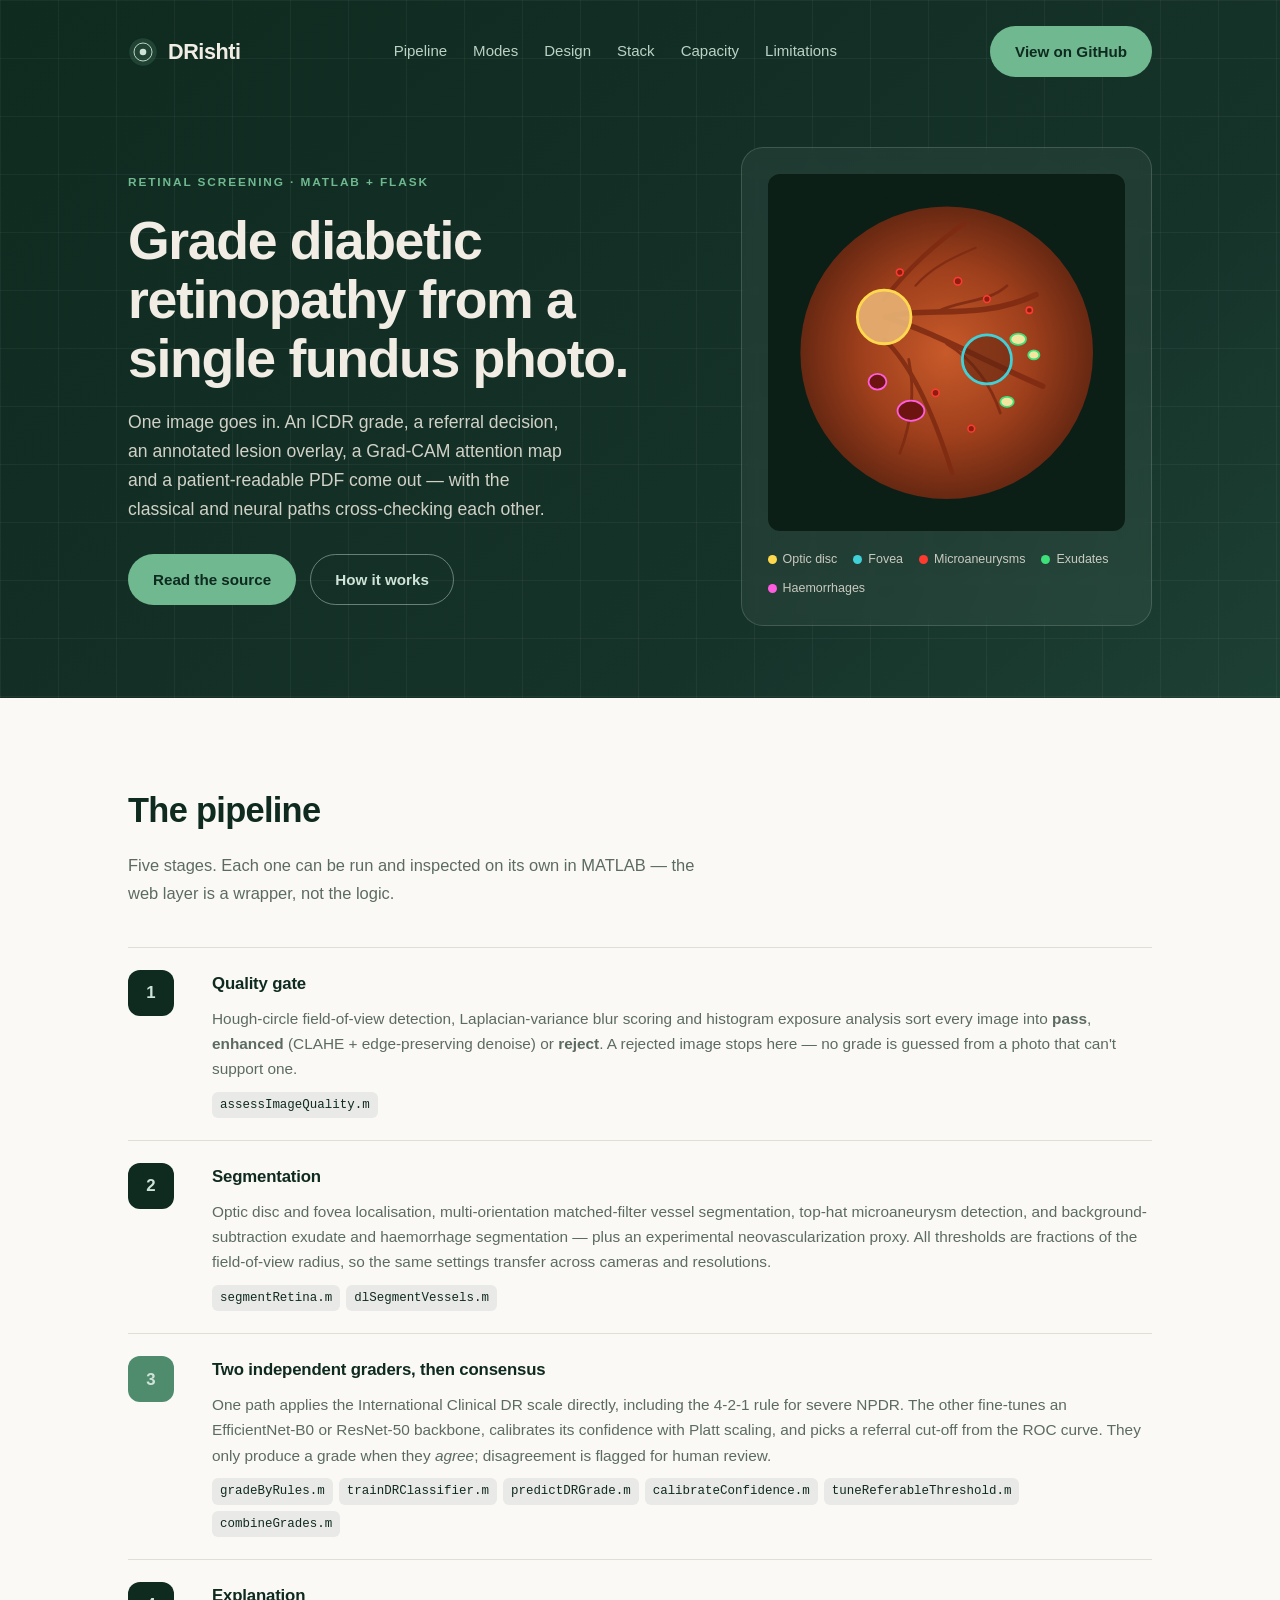
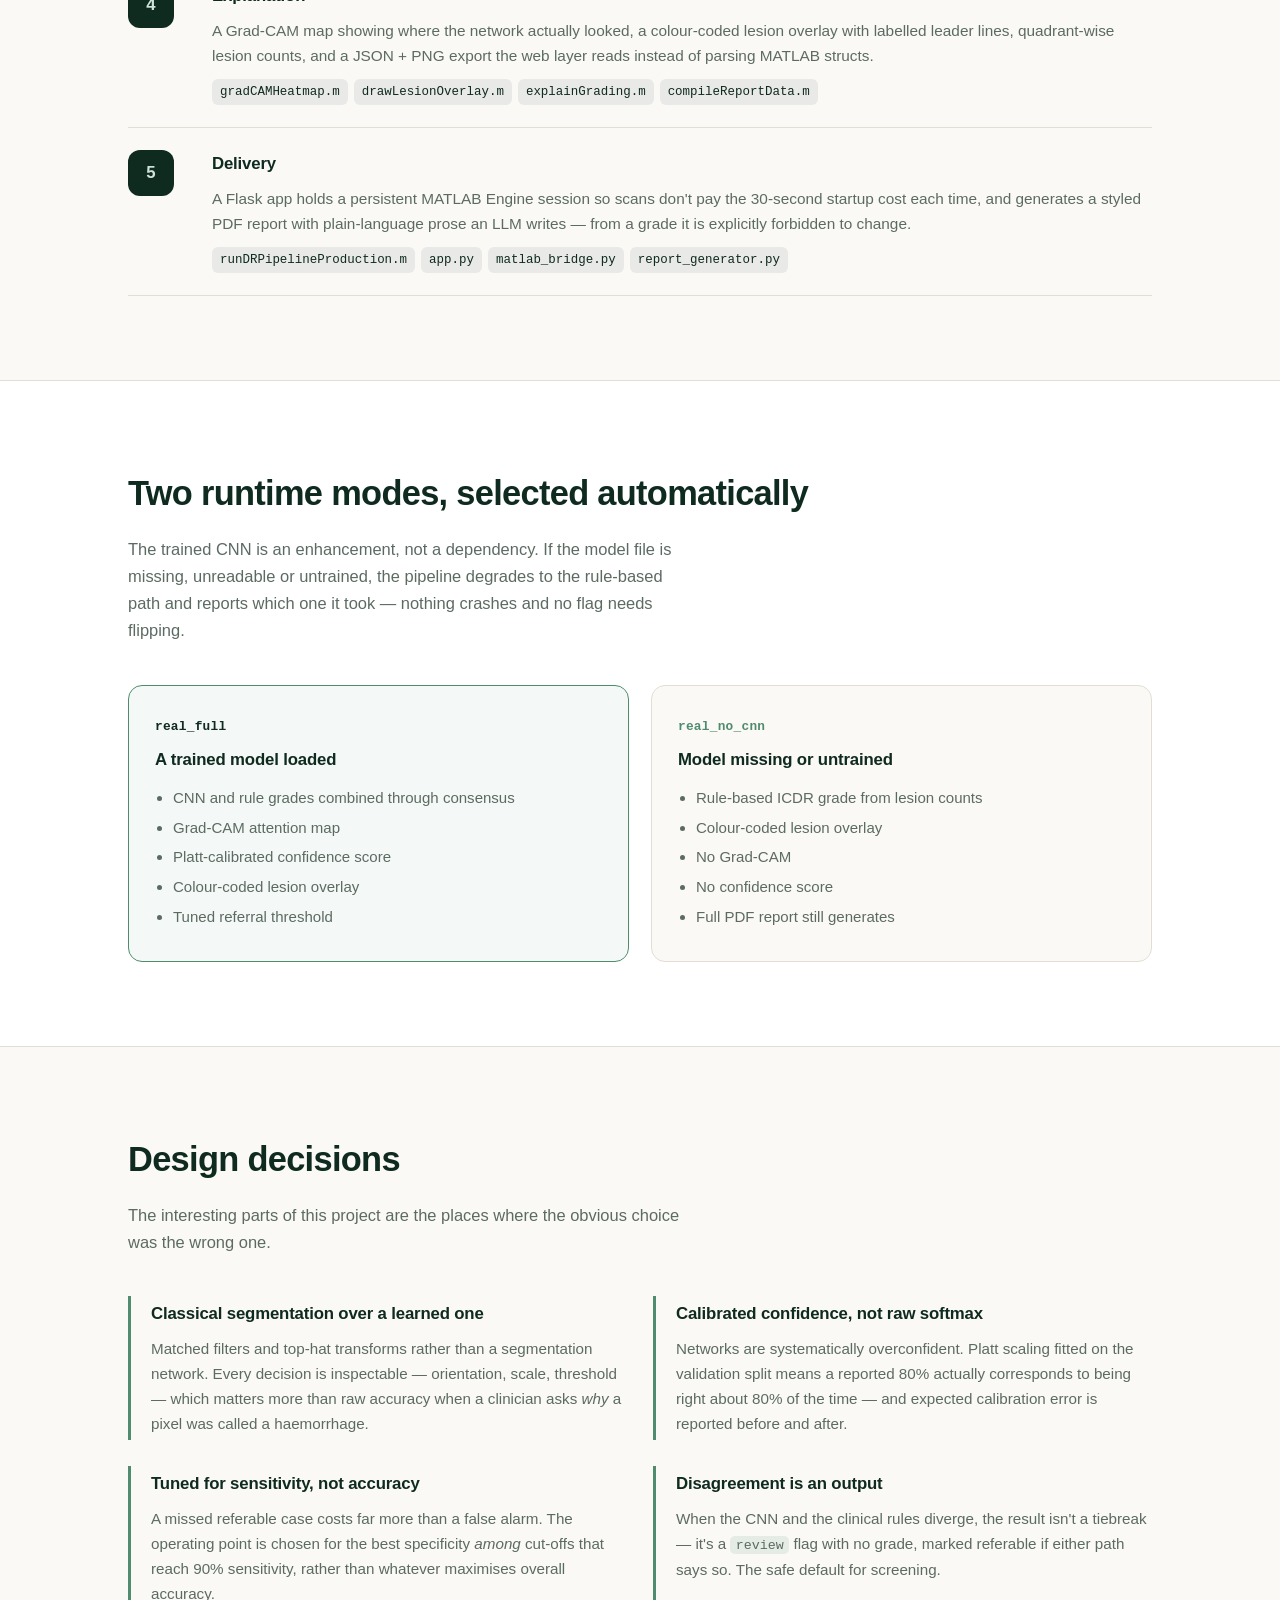
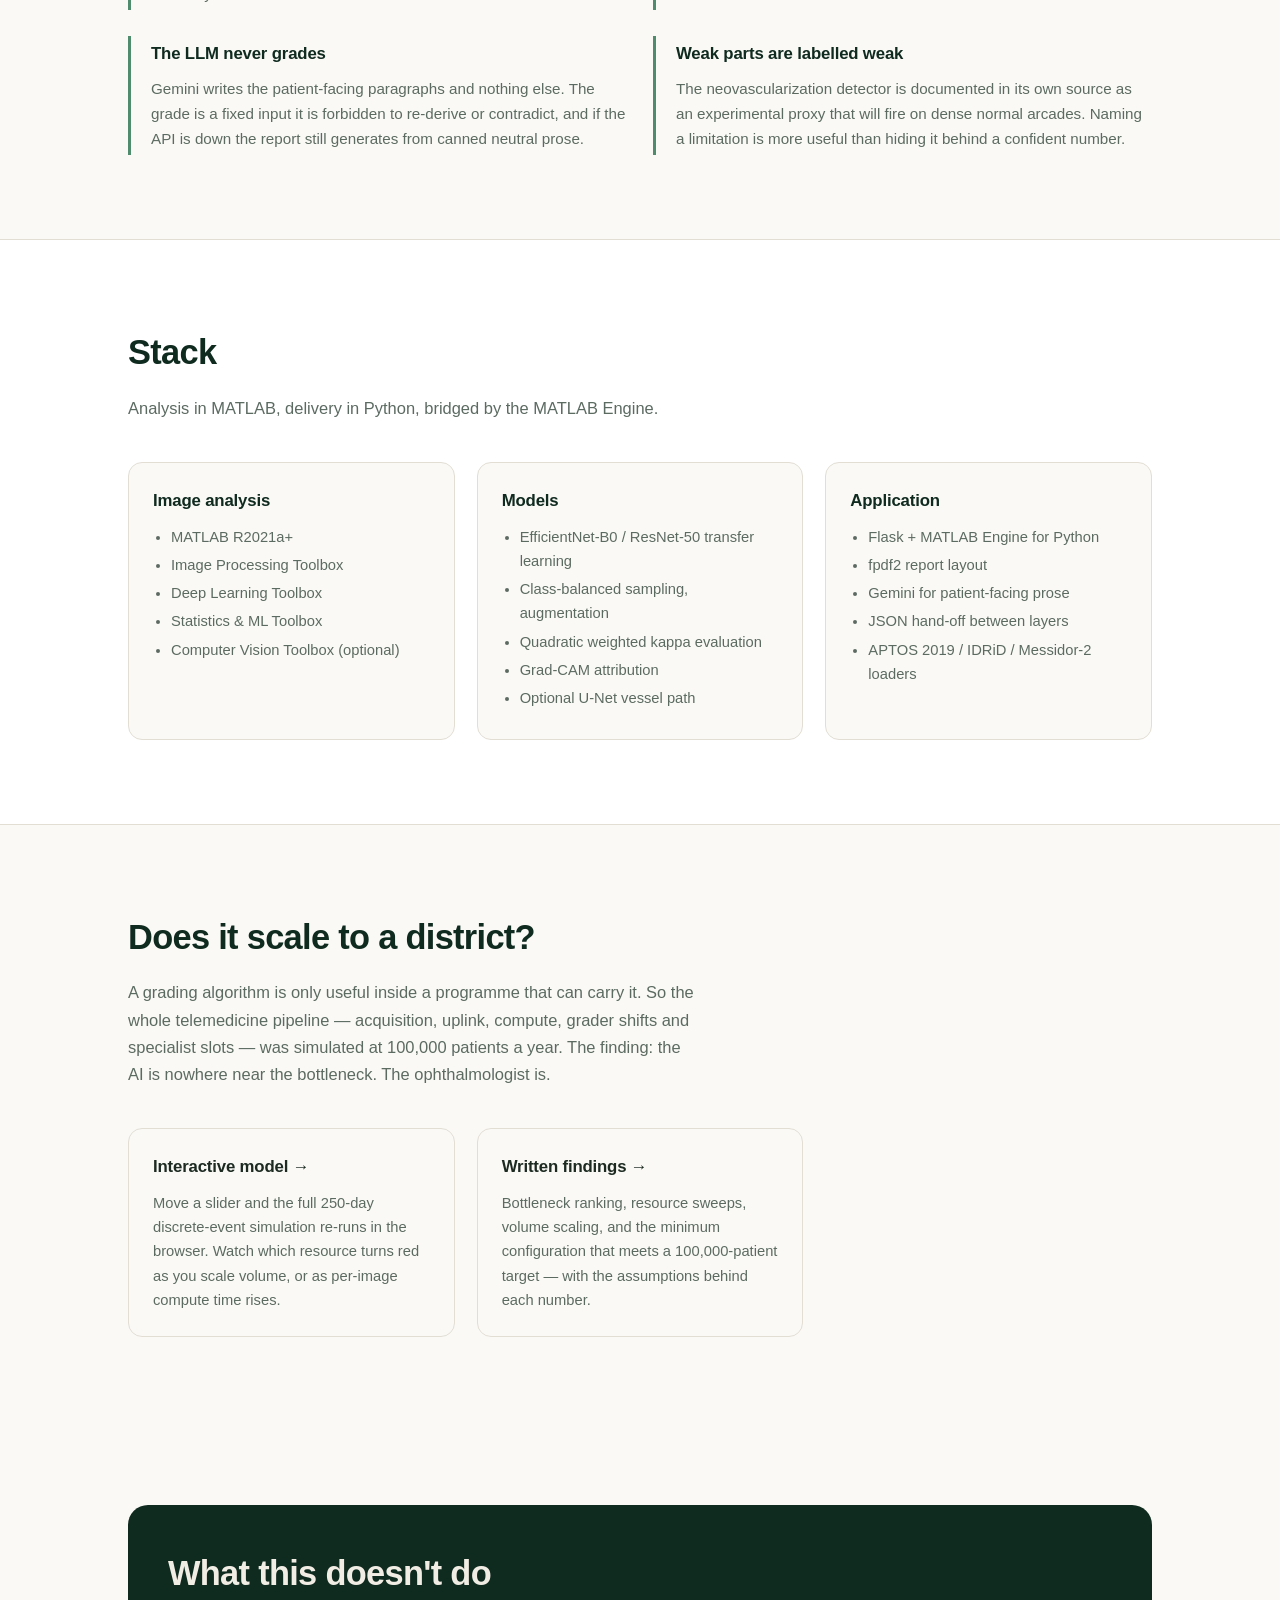
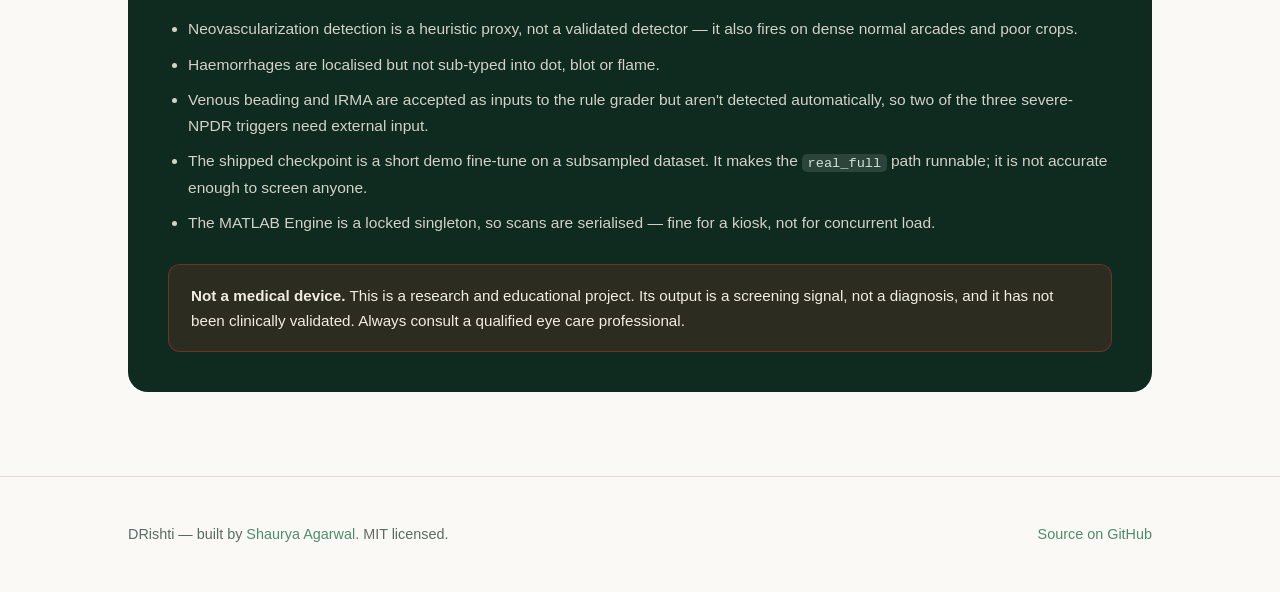
<file: docs/index.html>
<!DOCTYPE html>
<html lang="en">
<head>
<meta charset="UTF-8">
<meta name="viewport" content="width=device-width, initial-scale=1.0">
<title>DRishti — Diabetic Retinopathy Screening</title>
<meta name="description" content="An end-to-end diabetic retinopathy screening pipeline: fundus image in, ICDR grade, referral decision, lesion overlay, Grad-CAM and a patient report out. MATLAB analysis, Flask delivery.">
<link rel="icon" href="data:image/svg+xml,<svg xmlns='http://www.w3.org/2000/svg' viewBox='0 0 100 100'><circle cx='50' cy='50' r='46' fill='%230f2a1f'/><circle cx='50' cy='50' r='24' fill='%234f8c6d'/><circle cx='50' cy='50' r='9' fill='%23cfe3d8'/></svg>">
<style>
  :root {
    --dark-green: #0f2a1f;
    --mid-green: #16332a;
    --accent: #4f8c6d;
    --accent-bright: #6fb890;
    --light-green: #cfe3d8;
    --cream: #f2ede4;
    --warn: #b03a2e;
    --page: #faf9f6;
    --ink: #1c2a22;
    --muted: #5c6b62;
    --line: #e2ded4;
    --radius: 14px;
    --maxw: 1080px;
  }

  * { box-sizing: border-box; }

  html { scroll-behavior: smooth; }

  body {
    margin: 0;
    font-family: -apple-system, BlinkMacSystemFont, "Segoe UI", Helvetica, Arial, sans-serif;
    color: var(--ink);
    background: var(--page);
    line-height: 1.65;
    -webkit-font-smoothing: antialiased;
  }

  .wrap { max-width: var(--maxw); margin: 0 auto; padding: 0 28px; }

  a { color: var(--accent); }

  code, pre {
    font-family: ui-monospace, SFMono-Regular, "SF Mono", Menlo, Consolas, monospace;
  }

  code {
    background: rgba(79,140,109,0.12);
    padding: 0.12em 0.4em;
    border-radius: 5px;
    font-size: 0.88em;
  }

  /* ---------- Hero ---------- */
  .hero {
    background: linear-gradient(140deg, var(--dark-green) 0%, var(--mid-green) 70%, #1d4034 100%);
    color: var(--cream);
    position: relative;
    overflow: hidden;
    padding-bottom: 72px;
  }

  .hero::after {
    content: "";
    position: absolute;
    inset: 0;
    background-image:
      linear-gradient(rgba(255,255,255,0.045) 1px, transparent 1px),
      linear-gradient(90deg, rgba(255,255,255,0.045) 1px, transparent 1px);
    background-size: 58px 58px;
    pointer-events: none;
  }

  .nav {
    position: relative;
    z-index: 2;
    display: flex;
    align-items: center;
    justify-content: space-between;
    gap: 20px;
    padding: 26px 0;
    flex-wrap: wrap;
  }

  .logo { font-size: 1.35rem; font-weight: 700; letter-spacing: -0.02em; display: flex; align-items: center; gap: 10px; }
  .logo svg { display: block; }

  .nav-links { display: flex; gap: 26px; font-size: 0.94rem; flex-wrap: wrap; }
  .nav-links a { color: var(--light-green); text-decoration: none; opacity: 0.9; }
  .nav-links a:hover { opacity: 1; color: #fff; }

  .btn {
    display: inline-block;
    padding: 12px 24px;
    border-radius: 999px;
    font-weight: 600;
    font-size: 0.95rem;
    text-decoration: none;
    border: 1.5px solid transparent;
    transition: transform 0.15s ease, background 0.15s ease;
  }
  .btn:hover { transform: translateY(-1px); }
  .btn-primary { background: var(--accent-bright); color: var(--dark-green); }
  .btn-primary:hover { background: #85cba4; }
  .btn-ghost { border-color: rgba(207,227,216,0.45); color: var(--light-green); }
  .btn-ghost:hover { border-color: var(--light-green); color: #fff; }

  .hero-grid {
    position: relative;
    z-index: 2;
    display: grid;
    grid-template-columns: 1.15fr 0.85fr;
    gap: 56px;
    align-items: center;
    padding-top: 44px;
  }

  .eyebrow {
    display: inline-block;
    font-size: 0.74rem;
    letter-spacing: 0.16em;
    text-transform: uppercase;
    color: var(--accent-bright);
    font-weight: 700;
    margin-bottom: 18px;
  }

  h1 {
    font-size: clamp(2.1rem, 5vw, 3.35rem);
    line-height: 1.1;
    letter-spacing: -0.025em;
    margin: 0 0 20px;
    font-weight: 700;
  }

  .lede { font-size: 1.1rem; color: rgba(242,237,228,0.85); margin: 0 0 30px; max-width: 46ch; }

  .hero-cta { display: flex; gap: 14px; flex-wrap: wrap; }

  /* retina visual */
  .retina-card {
    background: rgba(255,255,255,0.05);
    border: 1px solid rgba(207,227,216,0.18);
    border-radius: 22px;
    padding: 26px;
    backdrop-filter: blur(6px);
  }
  .retina-card svg { width: 100%; height: auto; display: block; border-radius: 12px; }
  .retina-legend {
    display: flex; flex-wrap: wrap; gap: 8px 16px;
    margin-top: 18px; font-size: 0.78rem; color: rgba(242,237,228,0.8);
  }
  .retina-legend span { display: flex; align-items: center; gap: 6px; }
  .dot { width: 9px; height: 9px; border-radius: 50%; display: inline-block; }

  /* ---------- Sections ---------- */
  section { padding: 84px 0; }
  section.alt { background: #fff; border-top: 1px solid var(--line); border-bottom: 1px solid var(--line); }

  h2 {
    font-size: clamp(1.6rem, 3.2vw, 2.15rem);
    letter-spacing: -0.02em;
    margin: 0 0 14px;
    color: var(--dark-green);
    font-weight: 700;
  }

  .section-lede { color: var(--muted); max-width: 62ch; margin: 0 0 40px; font-size: 1.03rem; }

  h3 { font-size: 1.05rem; margin: 0 0 8px; color: var(--dark-green); letter-spacing: -0.01em; }

  /* ---------- Pipeline ---------- */
  .pipeline { display: flex; flex-direction: column; gap: 0; }

  .stage {
    display: grid;
    grid-template-columns: 62px 1fr;
    gap: 22px;
    align-items: start;
    padding: 22px 0;
    border-top: 1px solid var(--line);
  }
  .stage:last-child { border-bottom: 1px solid var(--line); }

  .stage-num {
    width: 46px; height: 46px;
    border-radius: 12px;
    background: var(--dark-green);
    color: var(--light-green);
    display: flex; align-items: center; justify-content: center;
    font-weight: 700; font-size: 1.05rem;
  }
  .stage-num.split { background: var(--accent); }

  .stage-body p { margin: 0 0 10px; color: var(--muted); font-size: 0.96rem; }

  .files { display: flex; flex-wrap: wrap; gap: 6px; }
  .files code {
    background: rgba(15,42,31,0.07);
    color: var(--dark-green);
    font-size: 0.78rem;
    padding: 3px 8px;
    border-radius: 6px;
  }

  /* ---------- Modes ---------- */
  .modes { display: grid; grid-template-columns: 1fr 1fr; gap: 22px; }

  .mode {
    border: 1px solid var(--line);
    border-radius: var(--radius);
    padding: 26px;
    background: var(--page);
  }
  .mode.full { border-color: var(--accent); background: rgba(79,140,109,0.06); }

  .mode-tag {
    font-family: ui-monospace, monospace;
    font-size: 0.8rem;
    font-weight: 700;
    color: var(--accent);
    letter-spacing: 0.02em;
  }
  .mode.full .mode-tag { color: var(--dark-green); }

  .mode h3 { margin: 8px 0 12px; }
  .mode ul { margin: 0; padding-left: 18px; color: var(--muted); font-size: 0.94rem; }
  .mode li { margin-bottom: 5px; }

  /* ---------- Decisions ---------- */
  .decisions { display: grid; grid-template-columns: repeat(2, 1fr); gap: 26px; }

  .decision {
    border-left: 3px solid var(--accent);
    padding: 4px 0 4px 20px;
  }
  .decision p { margin: 0; color: var(--muted); font-size: 0.95rem; }

  /* ---------- Stack ---------- */
  .stack { display: grid; grid-template-columns: repeat(3, 1fr); gap: 22px; }
  .stack-card {
    background: var(--page);
    border: 1px solid var(--line);
    border-radius: var(--radius);
    padding: 24px;
  }
  .stack-card ul { margin: 10px 0 0; padding-left: 18px; color: var(--muted); font-size: 0.92rem; }
  .stack-card li { margin-bottom: 4px; }

  a.capacity-link {
    display: block;
    text-decoration: none;
    color: inherit;
    transition: border-color 0.15s ease, transform 0.15s ease;
  }
  a.capacity-link:hover { border-color: var(--accent-green); transform: translateY(-2px); }
  a.capacity-link:focus-visible { outline: 2px solid var(--accent-green); outline-offset: 3px; }
  a.capacity-link h3 { color: var(--accent-green); }
  a.capacity-link p { margin: 10px 0 0; color: var(--muted); font-size: 0.92rem; }

  @media (prefers-reduced-motion: reduce) {
    a.capacity-link:hover { transform: none; }
  }

  /* ---------- Honesty ---------- */
  .caveats {
    background: var(--dark-green);
    color: var(--cream);
    border-radius: 20px;
    padding: 40px;
  }
  .caveats h2 { color: var(--cream); }
  .caveats ul { margin: 0; padding-left: 20px; }
  .caveats li { margin-bottom: 10px; color: rgba(242,237,228,0.86); font-size: 0.97rem; }
  .caveats code { background: rgba(255,255,255,0.12); color: var(--light-green); }

  .disclaimer {
    margin-top: 28px;
    padding: 18px 22px;
    border-radius: 12px;
    background: rgba(176,58,46,0.18);
    border: 1px solid rgba(176,58,46,0.5);
    font-size: 0.95rem;
  }

  /* ---------- Footer ---------- */
  footer {
    padding: 46px 0;
    border-top: 1px solid var(--line);
    color: var(--muted);
    font-size: 0.9rem;
    display: flex;
    justify-content: space-between;
    gap: 18px;
    flex-wrap: wrap;
  }
  footer a { color: var(--accent); text-decoration: none; }
  footer a:hover { text-decoration: underline; }

  @media (max-width: 860px) {
    .hero-grid { grid-template-columns: 1fr; gap: 40px; }
    .modes, .decisions, .stack { grid-template-columns: 1fr; }
    section { padding: 60px 0; }
    .caveats { padding: 28px; }
    .stage { grid-template-columns: 50px 1fr; gap: 16px; }
  }
</style>
</head>
<body>

<header class="hero">
  <div class="wrap">
    <nav class="nav">
      <div class="logo">
        <svg width="30" height="30" viewBox="0 0 100 100" aria-hidden="true">
          <circle cx="50" cy="50" r="46" fill="#4f8c6d" opacity="0.25"/>
          <circle cx="50" cy="50" r="30" fill="none" stroke="#cfe3d8" stroke-width="3"/>
          <circle cx="50" cy="50" r="11" fill="#cfe3d8"/>
        </svg>
        DRishti
      </div>
      <div class="nav-links">
        <a href="#pipeline">Pipeline</a>
        <a href="#modes">Modes</a>
        <a href="#decisions">Design</a>
        <a href="#stack">Stack</a>
        <a href="#capacity">Capacity</a>
        <a href="#limits">Limitations</a>
      </div>
      <a class="btn btn-primary" href="https://github.com/Shaurya-web548/DRishti">View on GitHub</a>
    </nav>

    <div class="hero-grid">
      <div>
        <span class="eyebrow">Retinal screening · MATLAB + Flask</span>
        <h1>Grade diabetic retinopathy from a single fundus photo.</h1>
        <p class="lede">
          One image goes in. An ICDR grade, a referral decision, an annotated lesion
          overlay, a Grad-CAM attention map and a patient-readable PDF come out —
          with the classical and neural paths cross-checking each other.
        </p>
        <div class="hero-cta">
          <a class="btn btn-primary" href="https://github.com/Shaurya-web548/DRishti">Read the source</a>
          <a class="btn btn-ghost" href="#pipeline">How it works</a>
        </div>
      </div>

      <div class="retina-card">
        <svg viewBox="0 0 320 320" role="img" aria-label="Stylised fundus image with detected optic disc, fovea, vessels and lesions">
          <defs>
            <radialGradient id="fundus" cx="50%" cy="50%" r="50%">
              <stop offset="0%" stop-color="#c85a2a"/>
              <stop offset="55%" stop-color="#9e3f1c"/>
              <stop offset="100%" stop-color="#5e2410"/>
            </radialGradient>
          </defs>
          <rect width="320" height="320" fill="#0b1f17"/>
          <circle cx="160" cy="160" r="140" fill="url(#fundus)"/>

          <!-- vessels -->
          <g stroke="#7d2a12" fill="none" stroke-linecap="round" opacity="0.85">
            <path d="M105 128 C 140 118, 190 132, 240 108" stroke-width="5"/>
            <path d="M105 128 C 145 140, 195 168, 246 190" stroke-width="5"/>
            <path d="M104 148 C 130 172, 150 220, 165 268" stroke-width="4"/>
            <path d="M104 112 C 126 84, 150 62, 176 44" stroke-width="4"/>
            <path d="M150 124 C 172 112, 196 116, 214 100" stroke-width="2.5"/>
            <path d="M160 152 C 184 166, 200 190, 208 214" stroke-width="2.5"/>
            <path d="M126 166 C 132 196, 128 224, 118 250" stroke-width="2.5"/>
            <path d="M132 100 C 148 82, 168 74, 186 66" stroke-width="2"/>
          </g>

          <!-- optic disc -->
          <circle cx="104" cy="128" r="24" fill="#e8b072" opacity="0.92"/>
          <circle cx="104" cy="128" r="24" fill="none" stroke="#ffd84d" stroke-width="2.5"/>
          <!-- fovea -->
          <circle cx="196" cy="166" r="22" fill="#5e2410" opacity="0.55"/>
          <circle cx="196" cy="166" r="22" fill="none" stroke="#3fd0d8" stroke-width="2.5"/>

          <!-- exudates -->
          <g fill="#f2e6a0" stroke="#3ee07a" stroke-width="1.6">
            <ellipse cx="224" cy="148" rx="7" ry="5"/>
            <ellipse cx="238" cy="162" rx="5" ry="4"/>
            <ellipse cx="214" cy="204" rx="6" ry="4.5"/>
          </g>
          <!-- haemorrhage -->
          <g fill="#6e1410" stroke="#ff5ce0" stroke-width="1.6">
            <ellipse cx="128" cy="212" rx="12" ry="9"/>
            <ellipse cx="98" cy="186" rx="8" ry="7"/>
          </g>
          <!-- microaneurysms -->
          <g fill="#8c1d10" stroke="#ff3b30" stroke-width="1.4">
            <circle cx="170" cy="96" r="3.4"/>
            <circle cx="196" cy="112" r="3"/>
            <circle cx="150" cy="196" r="3.2"/>
            <circle cx="182" cy="228" r="3"/>
            <circle cx="234" cy="122" r="2.8"/>
            <circle cx="118" cy="88" r="3"/>
          </g>

          <circle cx="160" cy="160" r="140" fill="none" stroke="#0b1f17" stroke-width="18"/>
        </svg>
        <div class="retina-legend">
          <span><i class="dot" style="background:#ffd84d"></i>Optic disc</span>
          <span><i class="dot" style="background:#3fd0d8"></i>Fovea</span>
          <span><i class="dot" style="background:#ff3b30"></i>Microaneurysms</span>
          <span><i class="dot" style="background:#3ee07a"></i>Exudates</span>
          <span><i class="dot" style="background:#ff5ce0"></i>Haemorrhages</span>
        </div>
      </div>
    </div>
  </div>
</header>

<section id="pipeline">
  <div class="wrap">
    <h2>The pipeline</h2>
    <p class="section-lede">
      Five stages. Each one can be run and inspected on its own in MATLAB — the web
      layer is a wrapper, not the logic.
    </p>

    <div class="pipeline">
      <div class="stage">
        <div class="stage-num">1</div>
        <div class="stage-body">
          <h3>Quality gate</h3>
          <p>
            Hough-circle field-of-view detection, Laplacian-variance blur scoring and
            histogram exposure analysis sort every image into <strong>pass</strong>,
            <strong>enhanced</strong> (CLAHE + edge-preserving denoise) or
            <strong>reject</strong>. A rejected image stops here — no grade is guessed
            from a photo that can't support one.
          </p>
          <div class="files"><code>assessImageQuality.m</code></div>
        </div>
      </div>

      <div class="stage">
        <div class="stage-num">2</div>
        <div class="stage-body">
          <h3>Segmentation</h3>
          <p>
            Optic disc and fovea localisation, multi-orientation matched-filter vessel
            segmentation, top-hat microaneurysm detection, and background-subtraction
            exudate and haemorrhage segmentation — plus an experimental
            neovascularization proxy. All thresholds are fractions of the field-of-view
            radius, so the same settings transfer across cameras and resolutions.
          </p>
          <div class="files"><code>segmentRetina.m</code><code>dlSegmentVessels.m</code></div>
        </div>
      </div>

      <div class="stage">
        <div class="stage-num split">3</div>
        <div class="stage-body">
          <h3>Two independent graders, then consensus</h3>
          <p>
            One path applies the International Clinical DR scale directly, including the
            4-2-1 rule for severe NPDR. The other fine-tunes an EfficientNet-B0 or
            ResNet-50 backbone, calibrates its confidence with Platt scaling, and picks a
            referral cut-off from the ROC curve. They only produce a grade when they
            <em>agree</em>; disagreement is flagged for human review.
          </p>
          <div class="files">
            <code>gradeByRules.m</code><code>trainDRClassifier.m</code><code>predictDRGrade.m</code><code>calibrateConfidence.m</code><code>tuneReferableThreshold.m</code><code>combineGrades.m</code>
          </div>
        </div>
      </div>

      <div class="stage">
        <div class="stage-num">4</div>
        <div class="stage-body">
          <h3>Explanation</h3>
          <p>
            A Grad-CAM map showing where the network actually looked, a colour-coded
            lesion overlay with labelled leader lines, quadrant-wise lesion counts, and a
            JSON + PNG export the web layer reads instead of parsing MATLAB structs.
          </p>
          <div class="files"><code>gradCAMHeatmap.m</code><code>drawLesionOverlay.m</code><code>explainGrading.m</code><code>compileReportData.m</code></div>
        </div>
      </div>

      <div class="stage">
        <div class="stage-num">5</div>
        <div class="stage-body">
          <h3>Delivery</h3>
          <p>
            A Flask app holds a persistent MATLAB Engine session so scans don't pay the
            30-second startup cost each time, and generates a styled PDF report with
            plain-language prose an LLM writes — from a grade it is explicitly forbidden
            to change.
          </p>
          <div class="files"><code>runDRPipelineProduction.m</code><code>app.py</code><code>matlab_bridge.py</code><code>report_generator.py</code></div>
        </div>
      </div>
    </div>
  </div>
</section>

<section class="alt" id="modes">
  <div class="wrap">
    <h2>Two runtime modes, selected automatically</h2>
    <p class="section-lede">
      The trained CNN is an enhancement, not a dependency. If the model file is missing,
      unreadable or untrained, the pipeline degrades to the rule-based path and reports
      which one it took — nothing crashes and no flag needs flipping.
    </p>

    <div class="modes">
      <div class="mode full">
        <span class="mode-tag">real_full</span>
        <h3>A trained model loaded</h3>
        <ul>
          <li>CNN and rule grades combined through consensus</li>
          <li>Grad-CAM attention map</li>
          <li>Platt-calibrated confidence score</li>
          <li>Colour-coded lesion overlay</li>
          <li>Tuned referral threshold</li>
        </ul>
      </div>
      <div class="mode">
        <span class="mode-tag">real_no_cnn</span>
        <h3>Model missing or untrained</h3>
        <ul>
          <li>Rule-based ICDR grade from lesion counts</li>
          <li>Colour-coded lesion overlay</li>
          <li>No Grad-CAM</li>
          <li>No confidence score</li>
          <li>Full PDF report still generates</li>
        </ul>
      </div>
    </div>
  </div>
</section>

<section id="decisions">
  <div class="wrap">
    <h2>Design decisions</h2>
    <p class="section-lede">
      The interesting parts of this project are the places where the obvious choice was
      the wrong one.
    </p>

    <div class="decisions">
      <div class="decision">
        <h3>Classical segmentation over a learned one</h3>
        <p>
          Matched filters and top-hat transforms rather than a segmentation network.
          Every decision is inspectable — orientation, scale, threshold — which matters
          more than raw accuracy when a clinician asks <em>why</em> a pixel was called a
          haemorrhage.
        </p>
      </div>

      <div class="decision">
        <h3>Calibrated confidence, not raw softmax</h3>
        <p>
          Networks are systematically overconfident. Platt scaling fitted on the
          validation split means a reported 80% actually corresponds to being right about
          80% of the time — and expected calibration error is reported before and after.
        </p>
      </div>

      <div class="decision">
        <h3>Tuned for sensitivity, not accuracy</h3>
        <p>
          A missed referable case costs far more than a false alarm. The operating point
          is chosen for the best specificity <em>among</em> cut-offs that reach 90%
          sensitivity, rather than whatever maximises overall accuracy.
        </p>
      </div>

      <div class="decision">
        <h3>Disagreement is an output</h3>
        <p>
          When the CNN and the clinical rules diverge, the result isn't a tiebreak — it's
          a <code>review</code> flag with no grade, marked referable if either path says
          so. The safe default for screening.
        </p>
      </div>

      <div class="decision">
        <h3>The LLM never grades</h3>
        <p>
          Gemini writes the patient-facing paragraphs and nothing else. The grade is a
          fixed input it is forbidden to re-derive or contradict, and if the API is down
          the report still generates from canned neutral prose.
        </p>
      </div>

      <div class="decision">
        <h3>Weak parts are labelled weak</h3>
        <p>
          The neovascularization detector is documented in its own source as an
          experimental proxy that will fire on dense normal arcades. Naming a limitation
          is more useful than hiding it behind a confident number.
        </p>
      </div>
    </div>
  </div>
</section>

<section class="alt" id="stack">
  <div class="wrap">
    <h2>Stack</h2>
    <p class="section-lede">Analysis in MATLAB, delivery in Python, bridged by the MATLAB Engine.</p>

    <div class="stack">
      <div class="stack-card">
        <h3>Image analysis</h3>
        <ul>
          <li>MATLAB R2021a+</li>
          <li>Image Processing Toolbox</li>
          <li>Deep Learning Toolbox</li>
          <li>Statistics &amp; ML Toolbox</li>
          <li>Computer Vision Toolbox (optional)</li>
        </ul>
      </div>
      <div class="stack-card">
        <h3>Models</h3>
        <ul>
          <li>EfficientNet-B0 / ResNet-50 transfer learning</li>
          <li>Class-balanced sampling, augmentation</li>
          <li>Quadratic weighted kappa evaluation</li>
          <li>Grad-CAM attribution</li>
          <li>Optional U-Net vessel path</li>
        </ul>
      </div>
      <div class="stack-card">
        <h3>Application</h3>
        <ul>
          <li>Flask + MATLAB Engine for Python</li>
          <li>fpdf2 report layout</li>
          <li>Gemini for patient-facing prose</li>
          <li>JSON hand-off between layers</li>
          <li>APTOS 2019 / IDRiD / Messidor-2 loaders</li>
        </ul>
      </div>
    </div>
  </div>
</section>

<section id="capacity">
  <div class="wrap">
    <h2>Does it scale to a district?</h2>
    <p class="section-lede">
      A grading algorithm is only useful inside a programme that can carry it. So
      the whole telemedicine pipeline — acquisition, uplink, compute, grader
      shifts and specialist slots — was simulated at 100,000 patients a year.
      The finding: the AI is nowhere near the bottleneck. The ophthalmologist is.
    </p>

    <div class="stack">
      <a class="stack-card capacity-link" href="simulator.html">
        <h3>Interactive model &rarr;</h3>
        <p>Move a slider and the full 250-day discrete-event simulation re-runs in
           the browser. Watch which resource turns red as you scale volume, or as
           per-image compute time rises.</p>
      </a>
      <a class="stack-card capacity-link" href="capacity-report.html">
        <h3>Written findings &rarr;</h3>
        <p>Bottleneck ranking, resource sweeps, volume scaling, and the minimum
           configuration that meets a 100,000-patient target — with the
           assumptions behind each number.</p>
      </a>
    </div>
  </div>
</section>

<section id="limits">
  <div class="wrap">
    <div class="caveats">
      <h2>What this doesn't do</h2>
      <ul>
        <li>Neovascularization detection is a heuristic proxy, not a validated detector — it also fires on dense normal arcades and poor crops.</li>
        <li>Haemorrhages are localised but not sub-typed into dot, blot or flame.</li>
        <li>Venous beading and IRMA are accepted as inputs to the rule grader but aren't detected automatically, so two of the three severe-NPDR triggers need external input.</li>
        <li>The shipped checkpoint is a short demo fine-tune on a subsampled dataset. It makes the <code>real_full</code> path runnable; it is not accurate enough to screen anyone.</li>
        <li>The MATLAB Engine is a locked singleton, so scans are serialised — fine for a kiosk, not for concurrent load.</li>
      </ul>

      <div class="disclaimer">
        <strong>Not a medical device.</strong> This is a research and educational
        project. Its output is a screening signal, not a diagnosis, and it has not been
        clinically validated. Always consult a qualified eye care professional.
      </div>
    </div>
  </div>
</section>

<footer>
  <div class="wrap" style="display:flex; justify-content:space-between; gap:18px; flex-wrap:wrap; width:100%;">
    <span>DRishti — built by <a href="https://github.com/Shaurya-web548">Shaurya Agarwal</a>. MIT licensed.</span>
    <span><a href="https://github.com/Shaurya-web548/DRishti">Source on GitHub</a></span>
  </div>
</footer>

</body>
</html>
</file>
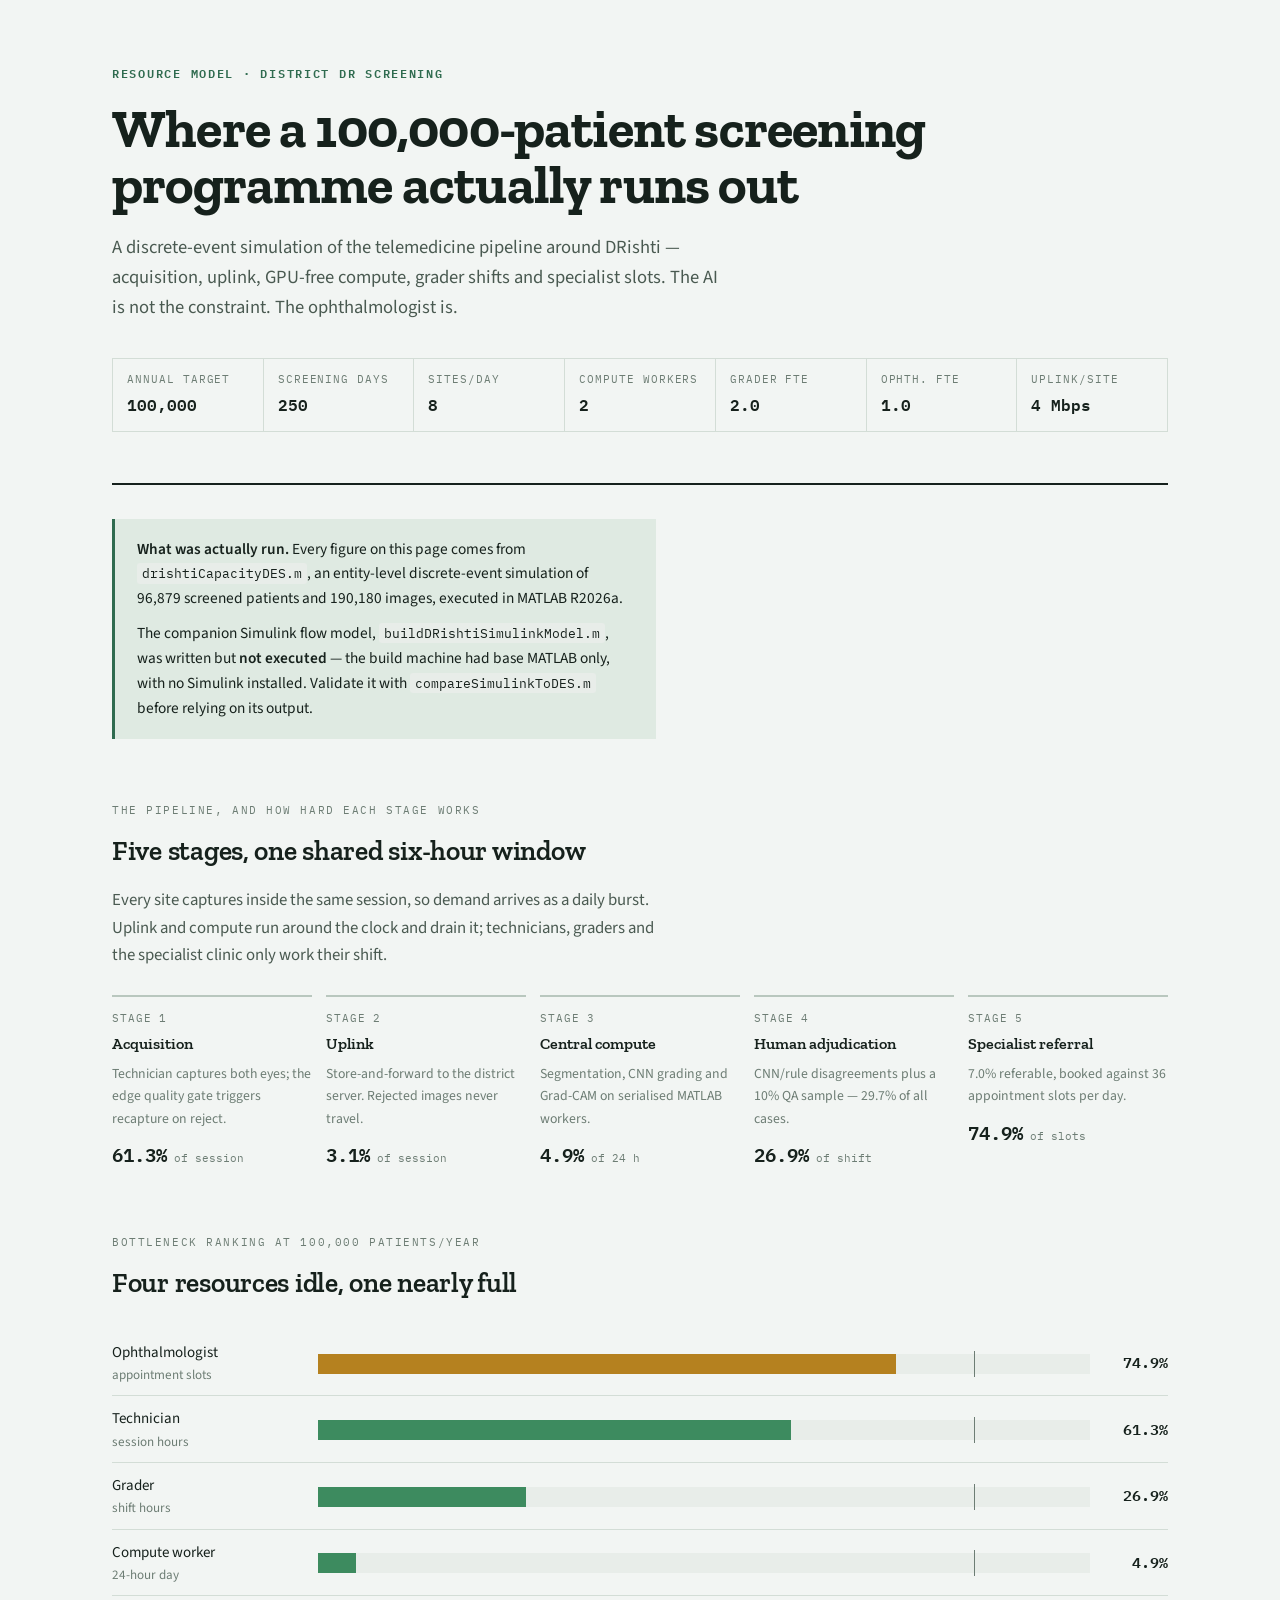
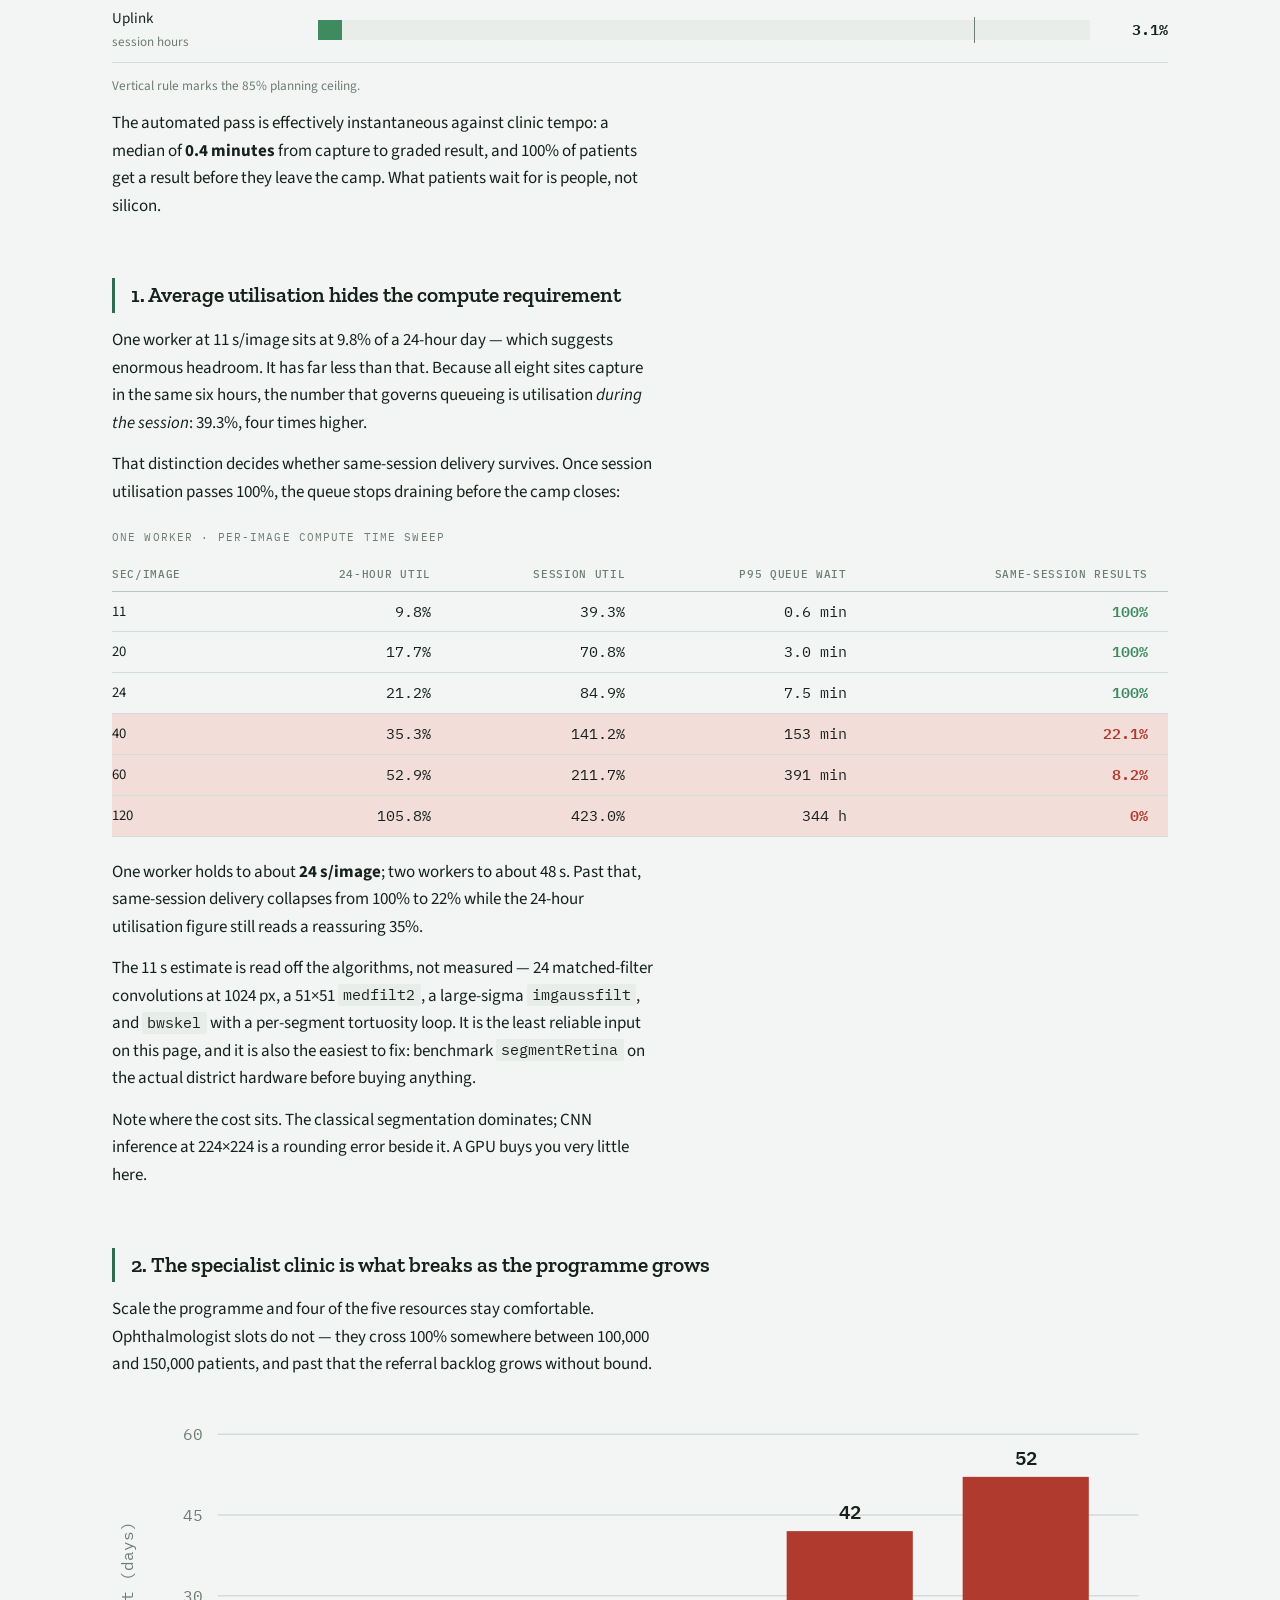
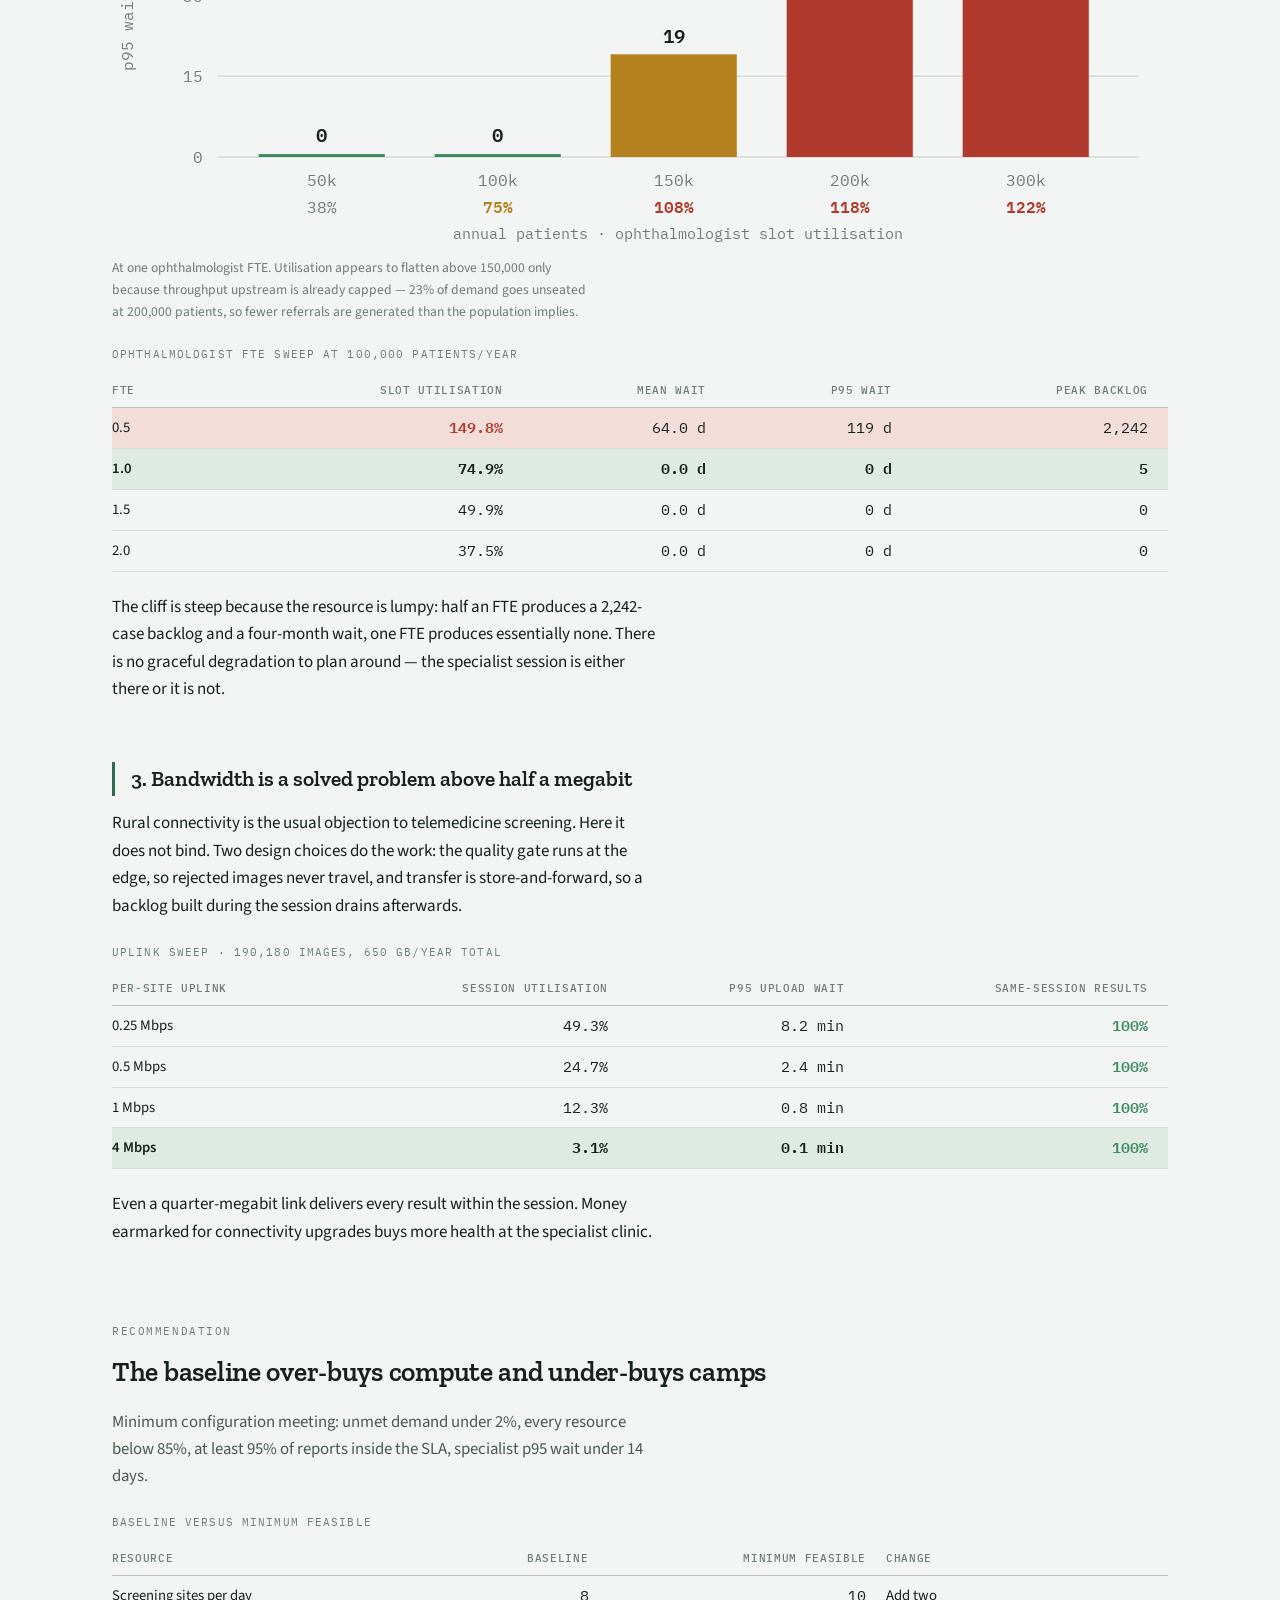
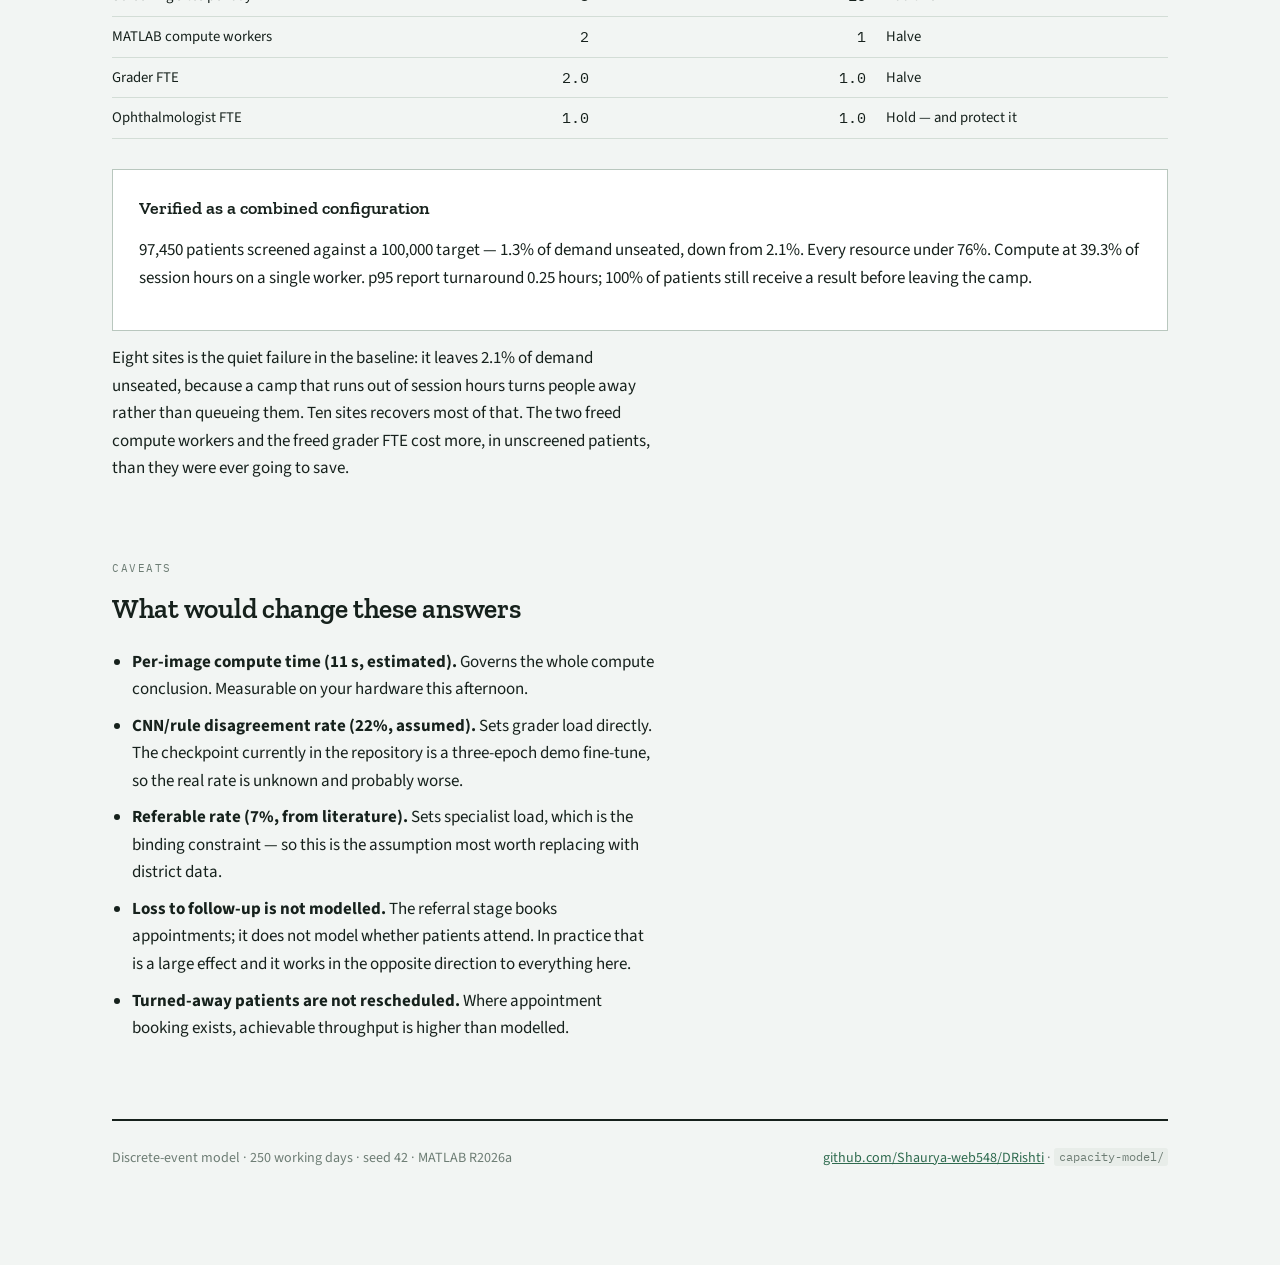
<file: docs/capacity-report.html>
<!DOCTYPE html>
<html lang="en">
<head>
<meta charset="utf-8">
<meta name="viewport" content="width=device-width, initial-scale=1">
<link rel="icon" href="data:image/svg+xml,<svg xmlns=%27http://www.w3.org/2000/svg%27 viewBox=%270 0 100 100%27><text y=%27.9em%27 font-size=%2790%27>📊</text></svg>">
<title>DRishti Capacity Model</title>
<link rel="preconnect" href="https://fonts.googleapis.com">
<link rel="preconnect" href="https://fonts.gstatic.com" crossorigin>
<link rel="stylesheet" href="https://fonts.googleapis.com/css2?family=Zilla+Slab:wght@400;500;600;700&family=Source+Sans+3:ital,wght@0,400;0,600;1,400&family=IBM+Plex+Mono:wght@400;500;600&display=swap">
<style>
  :root {
    --paper:    #f2f5f3;
    --surface:  #ffffff;
    --sunken:   #e8ede9;
    --ink:      #16211c;
    --ink-soft: #4a5a51;
    --ink-mute: #6d7d74;
    --rule:     #d3ddd6;
    --rule-firm:#b9c7be;
    --accent:   #2f6b4f;
    --accent-soft: #dfeae2;
    --ok:       #3d8b5f;
    --warn:     #b5811f;
    --crit:     #b03a2e;
    --crit-soft:#f2ddd9;

    --display: "Zilla Slab", Georgia, serif;
    --body: "Source Sans 3", system-ui, -apple-system, sans-serif;
    --mono: "IBM Plex Mono", ui-monospace, Menlo, Consolas, monospace;

    --measure: 68ch;
    --wide: 1120px;
  }

  @media (prefers-color-scheme: dark) {
    :root:not([data-theme="light"]) {
      --paper:    #0e1613;
      --surface:  #16211c;
      --sunken:   #1d2a24;
      --ink:      #e4ebe6;
      --ink-soft: #b0bfb6;
      --ink-mute: #8a9a91;
      --rule:     #2a3831;
      --rule-firm:#3b4d43;
      --accent:   #6cbf90;
      --accent-soft: #1e3228;
      --ok:       #6cbf90;
      --warn:     #d8a542;
      --crit:     #e0705f;
      --crit-soft:#33201d;
    }
  }

  :root[data-theme="dark"] {
    --paper:    #0e1613;
    --surface:  #16211c;
    --sunken:   #1d2a24;
    --ink:      #e4ebe6;
    --ink-soft: #b0bfb6;
    --ink-mute: #8a9a91;
    --rule:     #2a3831;
    --rule-firm:#3b4d43;
    --accent:   #6cbf90;
    --accent-soft: #1e3228;
    --ok:       #6cbf90;
    --warn:     #d8a542;
    --crit:     #e0705f;
    --crit-soft:#33201d;
  }

  * { box-sizing: border-box; }

  body {
    margin: 0;
    background: var(--paper);
    color: var(--ink);
    font-family: var(--body);
    font-size: 17px;
    line-height: 1.62;
    -webkit-font-smoothing: antialiased;
  }

  .shell { max-width: var(--wide); margin: 0 auto; padding: 0 32px 96px; }
  .col { max-width: var(--measure); }

  h1, h2, h3 { font-family: var(--display); text-wrap: balance; margin: 0; }

  /* ---------------- masthead ---------------- */
  header.masthead {
    padding: 64px 0 34px;
    border-bottom: 2px solid var(--ink);
  }
  .kicker {
    font-family: var(--mono);
    font-size: 0.72rem;
    letter-spacing: 0.15em;
    text-transform: uppercase;
    color: var(--accent);
    font-weight: 600;
    margin-bottom: 18px;
  }
  h1 { font-size: clamp(2.2rem, 5.2vw, 3.4rem); line-height: 1.04; font-weight: 700; letter-spacing: -0.015em; }
  .standfirst {
    margin-top: 18px;
    max-width: var(--measure);
    font-size: 1.16rem;
    color: var(--ink-soft);
  }

  /* config strip */
  .config {
    margin-top: 36px;
    display: grid;
    grid-template-columns: repeat(auto-fit, minmax(132px, 1fr));
    gap: 1px;
    background: var(--rule);
    border: 1px solid var(--rule);
  }
  .config div { background: var(--paper); padding: 12px 14px; }
  .config dt {
    font-family: var(--mono);
    font-size: 0.66rem;
    letter-spacing: 0.09em;
    text-transform: uppercase;
    color: var(--ink-mute);
  }
  .config dd {
    margin: 4px 0 0;
    font-family: var(--mono);
    font-size: 1.02rem;
    font-weight: 600;
    font-variant-numeric: tabular-nums;
  }

  /* ---------------- provenance ---------------- */
  .provenance {
    margin: 34px 0 0;
    border-left: 3px solid var(--accent);
    background: var(--accent-soft);
    padding: 18px 22px;
    max-width: var(--measure);
  }
  .provenance p { margin: 0 0 10px; font-size: 0.96rem; }
  .provenance p:last-child { margin-bottom: 0; }
  .provenance strong { font-weight: 600; }

  /* ---------------- sections ---------------- */
  section { padding-top: 62px; }
  .eyebrow {
    font-family: var(--mono);
    font-size: 0.7rem;
    letter-spacing: 0.14em;
    text-transform: uppercase;
    color: var(--ink-mute);
    margin-bottom: 10px;
  }
  h2 { font-size: 1.72rem; font-weight: 600; letter-spacing: -0.01em; }
  h3 { font-size: 1.12rem; font-weight: 600; margin-top: 34px; }
  p { margin: 14px 0; max-width: var(--measure); }
  .lede { font-size: 1.05rem; color: var(--ink-soft); }

  code {
    font-family: var(--mono);
    font-size: 0.86em;
    background: var(--sunken);
    padding: 0.1em 0.36em;
    border-radius: 3px;
  }

  /* ---------------- pipeline ---------------- */
  .pipeline {
    margin-top: 26px;
    display: grid;
    grid-template-columns: repeat(auto-fit, minmax(178px, 1fr));
    gap: 14px;
  }
  .stage {
    border-top: 2px solid var(--rule-firm);
    padding-top: 12px;
  }
  .stage .n {
    font-family: var(--mono);
    font-size: 0.7rem;
    color: var(--ink-mute);
    letter-spacing: 0.08em;
  }
  .stage h4 {
    font-family: var(--display);
    font-size: 1rem;
    font-weight: 600;
    margin: 4px 0 6px;
  }
  .stage p { font-size: 0.86rem; color: var(--ink-mute); margin: 0 0 10px; max-width: none; }
  .stage .util {
    font-family: var(--mono);
    font-size: 1.2rem;
    font-weight: 600;
    font-variant-numeric: tabular-nums;
  }
  .stage .util span { font-size: 0.7rem; color: var(--ink-mute); font-weight: 400; }

  /* ---------------- utilisation bars ---------------- */
  .bars { margin-top: 26px; display: flex; flex-direction: column; gap: 2px; }
  .bar-row {
    display: grid;
    grid-template-columns: 190px 1fr 62px;
    align-items: center;
    gap: 16px;
    padding: 9px 0;
    border-bottom: 1px solid var(--rule);
  }
  .bar-row .name { font-size: 0.94rem; }
  .bar-row .name em { font-style: normal; color: var(--ink-mute); font-size: 0.82rem; display: block; }
  .track { background: var(--sunken); height: 20px; position: relative; }
  .fill { height: 100%; }
  .fill.ok { background: var(--ok); }
  .fill.warn { background: var(--warn); }
  .fill.crit { background: var(--crit); }
  .track::after {
    content: "";
    position: absolute;
    left: 85%; top: -3px; bottom: -3px;
    width: 1px;
    background: var(--ink-mute);
  }
  .bar-row .val {
    font-family: var(--mono);
    font-variant-numeric: tabular-nums;
    text-align: right;
    font-weight: 600;
    font-size: 0.95rem;
  }
  .bars-note { font-size: 0.83rem; color: var(--ink-mute); margin-top: 12px; }

  /* ---------------- tables ---------------- */
  .table-wrap { overflow-x: auto; margin: 22px 0; }
  table { border-collapse: collapse; width: 100%; min-width: 480px; font-size: 0.92rem; }
  caption {
    caption-side: top;
    text-align: left;
    font-family: var(--mono);
    font-size: 0.7rem;
    letter-spacing: 0.1em;
    text-transform: uppercase;
    color: var(--ink-mute);
    padding-bottom: 10px;
  }
  th, td { padding: 8px 14px 8px 0; text-align: left; }
  thead th {
    font-family: var(--mono);
    font-size: 0.7rem;
    letter-spacing: 0.06em;
    text-transform: uppercase;
    color: var(--ink-mute);
    font-weight: 500;
    border-bottom: 1px solid var(--rule-firm);
  }
  tbody tr { border-bottom: 1px solid var(--rule); }
  td.num, th.num { text-align: right; font-family: var(--mono); font-variant-numeric: tabular-nums; padding-right: 20px; }
  tr.flag td { background: var(--crit-soft); }
  td.crit { color: var(--crit); font-weight: 600; }
  td.ok { color: var(--ok); font-weight: 600; }
  tr.pick td { background: var(--accent-soft); font-weight: 600; }

  /* ---------------- chart ---------------- */
  figure { margin: 26px 0 0; }
  figcaption { font-size: 0.85rem; color: var(--ink-mute); margin-top: 12px; max-width: var(--measure); }
  .chart { width: 100%; height: auto; display: block; }

  /* ---------------- findings ---------------- */
  .finding { padding-top: 44px; }
  .finding > h3 {
    font-size: 1.34rem;
    margin: 0 0 6px;
    padding-left: 16px;
    border-left: 3px solid var(--accent);
  }

  /* ---------------- config compare ---------------- */
  .verdict {
    margin-top: 30px;
    border: 1px solid var(--rule-firm);
    background: var(--surface);
    padding: 24px 26px;
  }
  .verdict h3 { margin-top: 0; }

  ul { max-width: var(--measure); padding-left: 20px; }
  li { margin-bottom: 9px; }

  footer {
    margin-top: 76px;
    padding-top: 26px;
    border-top: 2px solid var(--ink);
    font-size: 0.88rem;
    color: var(--ink-mute);
    display: flex;
    justify-content: space-between;
    gap: 20px;
    flex-wrap: wrap;
  }
  footer a { color: var(--accent); }

  @media (max-width: 700px) {
    body { font-size: 16px; }
    .shell { padding: 0 20px 64px; }
    .bar-row { grid-template-columns: 128px 1fr 54px; gap: 10px; }
  }
</style>
</head>
<body>
<div class="shell">

<header class="masthead">
  <div class="kicker">Resource model · District DR screening</div>
  <h1>Where a 100,000-patient screening programme actually runs out</h1>
  <p class="standfirst">
    A discrete-event simulation of the telemedicine pipeline around DRishti —
    acquisition, uplink, GPU-free compute, grader shifts and specialist slots.
    The AI is not the constraint. The ophthalmologist is.
  </p>

  <dl class="config">
    <div><dt>Annual target</dt><dd>100,000</dd></div>
    <div><dt>Screening days</dt><dd>250</dd></div>
    <div><dt>Sites/day</dt><dd>8</dd></div>
    <div><dt>Compute workers</dt><dd>2</dd></div>
    <div><dt>Grader FTE</dt><dd>2.0</dd></div>
    <div><dt>Ophth. FTE</dt><dd>1.0</dd></div>
    <div><dt>Uplink/site</dt><dd>4 Mbps</dd></div>
  </dl>
</header>

<div class="provenance">
  <p><strong>What was actually run.</strong> Every figure on this page comes from
  <code>drishtiCapacityDES.m</code>, an entity-level discrete-event simulation of
  96,879 screened patients and 190,180 images, executed in MATLAB R2026a.</p>
  <p>The companion Simulink flow model, <code>buildDRishtiSimulinkModel.m</code>, was
  written but <strong>not executed</strong> — the build machine had base MATLAB only, with no
  Simulink installed. Validate it with <code>compareSimulinkToDES.m</code> before relying
  on its output.</p>
</div>

<section>
  <div class="eyebrow">The pipeline, and how hard each stage works</div>
  <h2>Five stages, one shared six-hour window</h2>
  <p class="lede">
    Every site captures inside the same session, so demand arrives as a daily
    burst. Uplink and compute run around the clock and drain it; technicians,
    graders and the specialist clinic only work their shift.
  </p>

  <div class="pipeline">
    <div class="stage">
      <div class="n">STAGE 1</div>
      <h4>Acquisition</h4>
      <p>Technician captures both eyes; the edge quality gate triggers recapture on reject.</p>
      <div class="util">61.3%<span> of session</span></div>
    </div>
    <div class="stage">
      <div class="n">STAGE 2</div>
      <h4>Uplink</h4>
      <p>Store-and-forward to the district server. Rejected images never travel.</p>
      <div class="util">3.1%<span> of session</span></div>
    </div>
    <div class="stage">
      <div class="n">STAGE 3</div>
      <h4>Central compute</h4>
      <p>Segmentation, CNN grading and Grad-CAM on serialised MATLAB workers.</p>
      <div class="util">4.9%<span> of 24 h</span></div>
    </div>
    <div class="stage">
      <div class="n">STAGE 4</div>
      <h4>Human adjudication</h4>
      <p>CNN/rule disagreements plus a 10% QA sample — 29.7% of all cases.</p>
      <div class="util">26.9%<span> of shift</span></div>
    </div>
    <div class="stage">
      <div class="n">STAGE 5</div>
      <h4>Specialist referral</h4>
      <p>7.0% referable, booked against 36 appointment slots per day.</p>
      <div class="util">74.9%<span> of slots</span></div>
    </div>
  </div>
</section>

<section>
  <div class="eyebrow">Bottleneck ranking at 100,000 patients/year</div>
  <h2>Four resources idle, one nearly full</h2>

  <div class="bars">
    <div class="bar-row">
      <div class="name">Ophthalmologist <em>appointment slots</em></div>
      <div class="track"><div class="fill warn" style="width:74.9%"></div></div>
      <div class="val">74.9%</div>
    </div>
    <div class="bar-row">
      <div class="name">Technician <em>session hours</em></div>
      <div class="track"><div class="fill ok" style="width:61.3%"></div></div>
      <div class="val">61.3%</div>
    </div>
    <div class="bar-row">
      <div class="name">Grader <em>shift hours</em></div>
      <div class="track"><div class="fill ok" style="width:26.9%"></div></div>
      <div class="val">26.9%</div>
    </div>
    <div class="bar-row">
      <div class="name">Compute worker <em>24-hour day</em></div>
      <div class="track"><div class="fill ok" style="width:4.9%"></div></div>
      <div class="val">4.9%</div>
    </div>
    <div class="bar-row">
      <div class="name">Uplink <em>session hours</em></div>
      <div class="track"><div class="fill ok" style="width:3.1%"></div></div>
      <div class="val">3.1%</div>
    </div>
  </div>
  <p class="bars-note">Vertical rule marks the 85% planning ceiling.</p>

  <p>
    The automated pass is effectively instantaneous against clinic tempo: a
    median of <strong>0.4 minutes</strong> from capture to graded result, and 100% of
    patients get a result before they leave the camp. What patients wait for is
    people, not silicon.
  </p>
</section>

<section class="finding">
  <h3>1. Average utilisation hides the compute requirement</h3>
  <p>
    One worker at 11 s/image sits at 9.8% of a 24-hour day — which suggests
    enormous headroom. It has far less than that. Because all eight sites capture
    in the same six hours, the number that governs queueing is utilisation
    <em>during the session</em>: 39.3%, four times higher.
  </p>
  <p>
    That distinction decides whether same-session delivery survives. Once session
    utilisation passes 100%, the queue stops draining before the camp closes:
  </p>

  <div class="table-wrap">
    <table>
      <caption>One worker · per-image compute time sweep</caption>
      <thead>
        <tr>
          <th>sec/image</th>
          <th class="num">24-hour util</th>
          <th class="num">Session util</th>
          <th class="num">p95 queue wait</th>
          <th class="num">Same-session results</th>
        </tr>
      </thead>
      <tbody>
        <tr><td>11</td><td class="num">9.8%</td><td class="num">39.3%</td><td class="num">0.6 min</td><td class="num ok">100%</td></tr>
        <tr><td>20</td><td class="num">17.7%</td><td class="num">70.8%</td><td class="num">3.0 min</td><td class="num ok">100%</td></tr>
        <tr><td>24</td><td class="num">21.2%</td><td class="num">84.9%</td><td class="num">7.5 min</td><td class="num ok">100%</td></tr>
        <tr class="flag"><td>40</td><td class="num">35.3%</td><td class="num">141.2%</td><td class="num">153 min</td><td class="num crit">22.1%</td></tr>
        <tr class="flag"><td>60</td><td class="num">52.9%</td><td class="num">211.7%</td><td class="num">391 min</td><td class="num crit">8.2%</td></tr>
        <tr class="flag"><td>120</td><td class="num">105.8%</td><td class="num">423.0%</td><td class="num">344 h</td><td class="num crit">0%</td></tr>
      </tbody>
    </table>
  </div>

  <p>
    One worker holds to about <strong>24 s/image</strong>; two workers to about 48 s.
    Past that, same-session delivery collapses from 100% to 22% while the
    24-hour utilisation figure still reads a reassuring 35%.
  </p>
  <p>
    The 11 s estimate is read off the algorithms, not measured — 24 matched-filter
    convolutions at 1024 px, a 51×51 <code>medfilt2</code>, a large-sigma
    <code>imgaussfilt</code>, and <code>bwskel</code> with a per-segment tortuosity
    loop. It is the least reliable input on this page, and it is also the easiest
    to fix: benchmark <code>segmentRetina</code> on the actual district hardware
    before buying anything.
  </p>
  <p>
    Note where the cost sits. The classical segmentation dominates; CNN inference
    at 224×224 is a rounding error beside it. A GPU buys you very little here.
  </p>
</section>

<section class="finding">
  <h3>2. The specialist clinic is what breaks as the programme grows</h3>
  <p>
    Scale the programme and four of the five resources stay comfortable.
    Ophthalmologist slots do not — they cross 100% somewhere between 100,000 and
    150,000 patients, and past that the referral backlog grows without bound.
  </p>

  <figure>
    <svg class="chart" viewBox="0 0 720 300" role="img" aria-label="Bar chart of 95th-percentile referral appointment wait against annual patient volume: 0 days at 50,000 and 100,000 patients, 19 days at 150,000, 42 days at 200,000, 52 days at 300,000.">
      <!-- gridlines -->
      <g stroke="var(--rule)" stroke-width="1">
        <line x1="72" y1="240" x2="700" y2="240"/>
        <line x1="72" y1="185" x2="700" y2="185"/>
        <line x1="72" y1="130" x2="700" y2="130"/>
        <line x1="72" y1="75"  x2="700" y2="75"/>
        <line x1="72" y1="20"  x2="700" y2="20"/>
      </g>
      <g font-family="IBM Plex Mono, monospace" font-size="11" fill="var(--ink-mute)" text-anchor="end">
        <text x="62" y="244">0</text>
        <text x="62" y="189">15</text>
        <text x="62" y="134">30</text>
        <text x="62" y="79">45</text>
        <text x="62" y="24">60</text>
      </g>
      <text x="14" y="130" font-family="IBM Plex Mono, monospace" font-size="11" fill="var(--ink-mute)" transform="rotate(-90 14 130)" text-anchor="middle">p95 wait (days)</text>

      <!-- bars: scale 60 days = 220px -->
      <g>
        <rect x="100" y="238" width="86" height="2"   fill="var(--ok)"/>
        <rect x="220" y="238" width="86" height="2"   fill="var(--ok)"/>
        <rect x="340" y="170" width="86" height="70"  fill="var(--warn)"/>
        <rect x="460" y="86"  width="86" height="154" fill="var(--crit)"/>
        <rect x="580" y="49"  width="86" height="191" fill="var(--crit)"/>
      </g>

      <!-- value labels -->
      <g font-family="IBM Plex Mono, monospace" font-size="13" font-weight="600" fill="var(--ink)" text-anchor="middle">
        <text x="143" y="230">0</text>
        <text x="263" y="230">0</text>
        <text x="383" y="162">19</text>
        <text x="503" y="78">42</text>
        <text x="623" y="41">52</text>
      </g>

      <!-- x labels -->
      <g font-family="IBM Plex Mono, monospace" font-size="11" fill="var(--ink-mute)" text-anchor="middle">
        <text x="143" y="260">50k</text>
        <text x="263" y="260">100k</text>
        <text x="383" y="260">150k</text>
        <text x="503" y="260">200k</text>
        <text x="623" y="260">300k</text>
      </g>
      <g font-family="IBM Plex Mono, monospace" font-size="11" fill="var(--ink-mute)" text-anchor="middle">
        <text x="143" y="278">38%</text>
        <text x="263" y="278" font-weight="600" fill="var(--warn)">75%</text>
        <text x="383" y="278" font-weight="600" fill="var(--crit)">108%</text>
        <text x="503" y="278" font-weight="600" fill="var(--crit)">118%</text>
        <text x="623" y="278" font-weight="600" fill="var(--crit)">122%</text>
      </g>
      <text x="386" y="296" font-family="IBM Plex Mono, monospace" font-size="10" fill="var(--ink-mute)" text-anchor="middle">annual patients · ophthalmologist slot utilisation</text>
    </svg>
    <figcaption>
      At one ophthalmologist FTE. Utilisation appears to flatten above 150,000
      only because throughput upstream is already capped — 23% of demand goes
      unseated at 200,000 patients, so fewer referrals are generated than the
      population implies.
    </figcaption>
  </figure>

  <div class="table-wrap">
    <table>
      <caption>Ophthalmologist FTE sweep at 100,000 patients/year</caption>
      <thead>
        <tr>
          <th>FTE</th>
          <th class="num">Slot utilisation</th>
          <th class="num">Mean wait</th>
          <th class="num">p95 wait</th>
          <th class="num">Peak backlog</th>
        </tr>
      </thead>
      <tbody>
        <tr class="flag"><td>0.5</td><td class="num crit">149.8%</td><td class="num">64.0 d</td><td class="num">119 d</td><td class="num">2,242</td></tr>
        <tr class="pick"><td>1.0</td><td class="num">74.9%</td><td class="num">0.0 d</td><td class="num">0 d</td><td class="num">5</td></tr>
        <tr><td>1.5</td><td class="num">49.9%</td><td class="num">0.0 d</td><td class="num">0 d</td><td class="num">0</td></tr>
        <tr><td>2.0</td><td class="num">37.5%</td><td class="num">0.0 d</td><td class="num">0 d</td><td class="num">0</td></tr>
      </tbody>
    </table>
  </div>

  <p>
    The cliff is steep because the resource is lumpy: half an FTE produces a
    2,242-case backlog and a four-month wait, one FTE produces essentially none.
    There is no graceful degradation to plan around — the specialist session is
    either there or it is not.
  </p>
</section>

<section class="finding">
  <h3>3. Bandwidth is a solved problem above half a megabit</h3>
  <p>
    Rural connectivity is the usual objection to telemedicine screening. Here it
    does not bind. Two design choices do the work: the quality gate runs at the
    edge, so rejected images never travel, and transfer is store-and-forward, so
    a backlog built during the session drains afterwards.
  </p>

  <div class="table-wrap">
    <table>
      <caption>Uplink sweep · 190,180 images, 650 GB/year total</caption>
      <thead>
        <tr>
          <th>Per-site uplink</th>
          <th class="num">Session utilisation</th>
          <th class="num">p95 upload wait</th>
          <th class="num">Same-session results</th>
        </tr>
      </thead>
      <tbody>
        <tr><td>0.25 Mbps</td><td class="num">49.3%</td><td class="num">8.2 min</td><td class="num ok">100%</td></tr>
        <tr><td>0.5 Mbps</td><td class="num">24.7%</td><td class="num">2.4 min</td><td class="num ok">100%</td></tr>
        <tr><td>1 Mbps</td><td class="num">12.3%</td><td class="num">0.8 min</td><td class="num ok">100%</td></tr>
        <tr class="pick"><td>4 Mbps</td><td class="num">3.1%</td><td class="num">0.1 min</td><td class="num ok">100%</td></tr>
      </tbody>
    </table>
  </div>

  <p>
    Even a quarter-megabit link delivers every result within the session. Money
    earmarked for connectivity upgrades buys more health at the specialist clinic.
  </p>
</section>

<section>
  <div class="eyebrow">Recommendation</div>
  <h2>The baseline over-buys compute and under-buys camps</h2>
  <p class="lede">
    Minimum configuration meeting: unmet demand under 2%, every resource below
    85%, at least 95% of reports inside the SLA, specialist p95 wait under 14 days.
  </p>

  <div class="table-wrap">
    <table>
      <caption>Baseline versus minimum feasible</caption>
      <thead>
        <tr><th>Resource</th><th class="num">Baseline</th><th class="num">Minimum feasible</th><th>Change</th></tr>
      </thead>
      <tbody>
        <tr><td>Screening sites per day</td><td class="num">8</td><td class="num">10</td><td>Add two</td></tr>
        <tr><td>MATLAB compute workers</td><td class="num">2</td><td class="num">1</td><td>Halve</td></tr>
        <tr><td>Grader FTE</td><td class="num">2.0</td><td class="num">1.0</td><td>Halve</td></tr>
        <tr><td>Ophthalmologist FTE</td><td class="num">1.0</td><td class="num">1.0</td><td>Hold — and protect it</td></tr>
      </tbody>
    </table>
  </div>

  <div class="verdict">
    <h3>Verified as a combined configuration</h3>
    <p style="max-width:none">
      97,450 patients screened against a 100,000 target — 1.3% of demand unseated,
      down from 2.1%. Every resource under 76%. Compute at 39.3% of session hours
      on a single worker. p95 report turnaround 0.25 hours; 100% of patients still
      receive a result before leaving the camp.
    </p>
  </div>

  <p>
    Eight sites is the quiet failure in the baseline: it leaves 2.1% of demand
    unseated, because a camp that runs out of session hours turns people away
    rather than queueing them. Ten sites recovers most of that. The two freed
    compute workers and the freed grader FTE cost more, in unscreened patients,
    than they were ever going to save.
  </p>
</section>

<section>
  <div class="eyebrow">Caveats</div>
  <h2>What would change these answers</h2>
  <ul>
    <li><strong>Per-image compute time (11 s, estimated).</strong> Governs the whole
      compute conclusion. Measurable on your hardware this afternoon.</li>
    <li><strong>CNN/rule disagreement rate (22%, assumed).</strong> Sets grader load
      directly. The checkpoint currently in the repository is a three-epoch demo
      fine-tune, so the real rate is unknown and probably worse.</li>
    <li><strong>Referable rate (7%, from literature).</strong> Sets specialist load,
      which is the binding constraint — so this is the assumption most worth
      replacing with district data.</li>
    <li><strong>Loss to follow-up is not modelled.</strong> The referral stage books
      appointments; it does not model whether patients attend. In practice that is
      a large effect and it works in the opposite direction to everything here.</li>
    <li><strong>Turned-away patients are not rescheduled.</strong> Where appointment
      booking exists, achievable throughput is higher than modelled.</li>
  </ul>
</section>

<footer>
  <span>Discrete-event model · 250 working days · seed 42 · MATLAB R2026a</span>
  <span><a href="https://github.com/Shaurya-web548/DRishti">github.com/Shaurya-web548/DRishti</a> · <code>capacity-model/</code></span>
</footer>

</div>
</body>
</html>
</file>
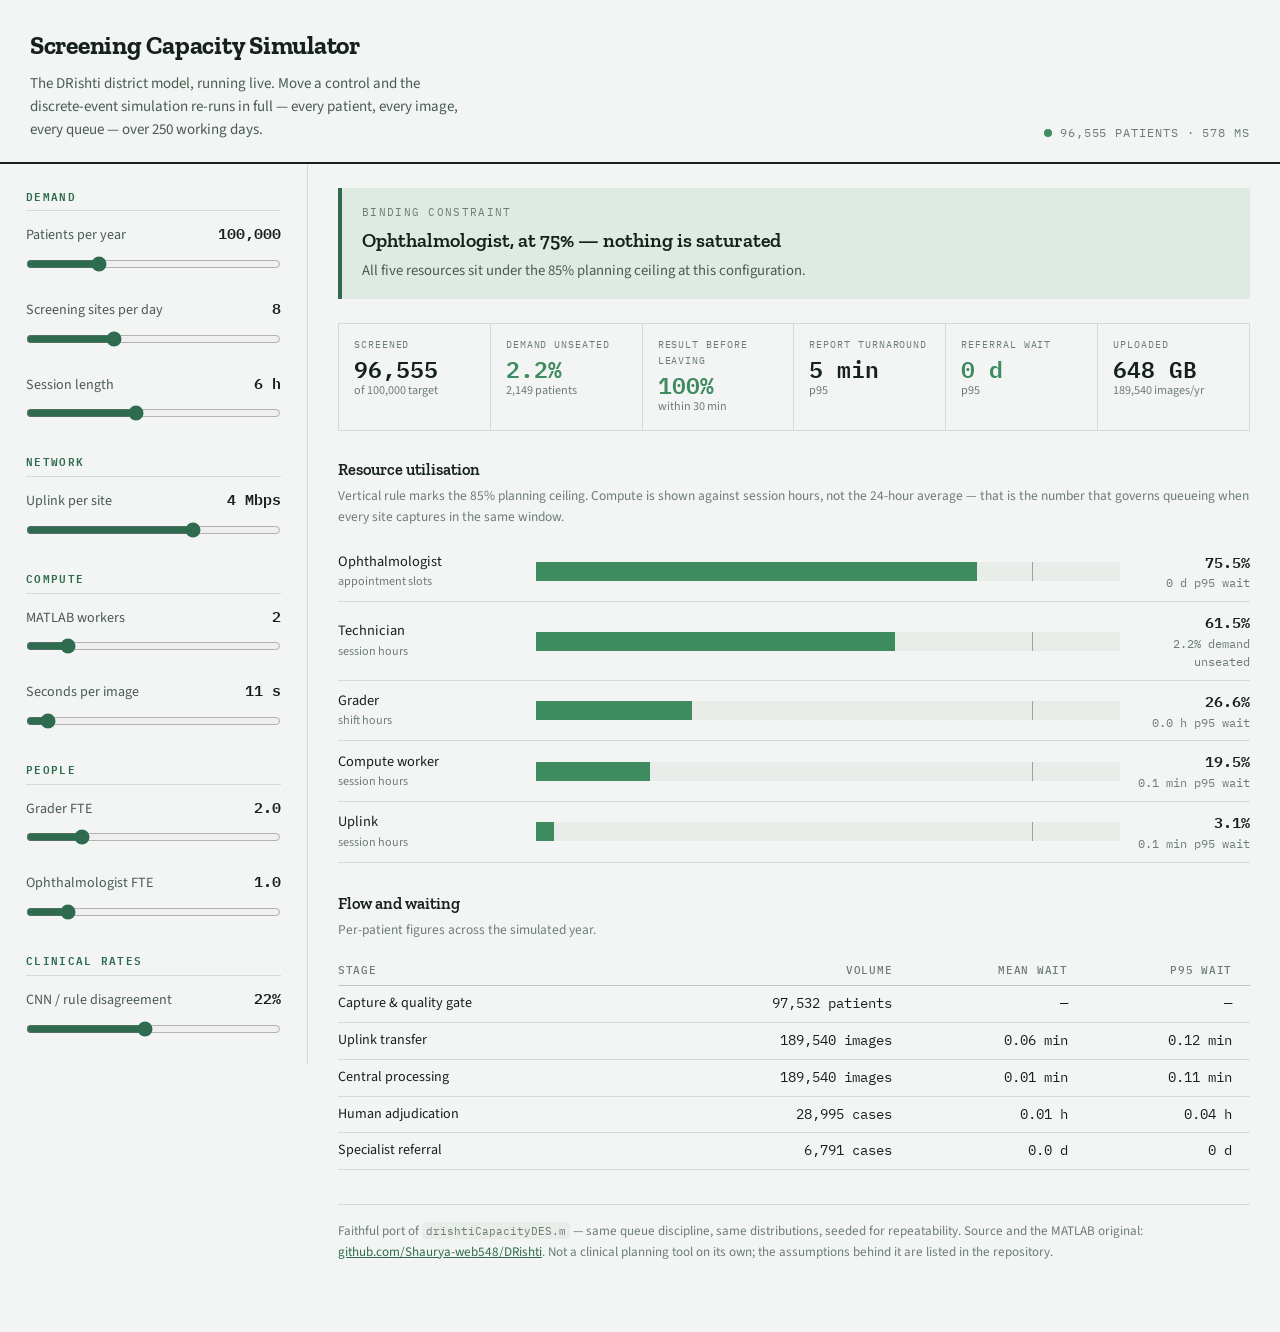
<file: docs/simulator.html>
<!DOCTYPE html>
<html lang="en">
<head>
<meta charset="utf-8">
<meta name="viewport" content="width=device-width, initial-scale=1">
<link rel="icon" href="data:image/svg+xml,<svg xmlns=%27http://www.w3.org/2000/svg%27 viewBox=%270 0 100 100%27><text y=%27.9em%27 font-size=%2790%27>🎛️</text></svg>">
<title>Screening Capacity Simulator</title>
<link rel="preconnect" href="https://fonts.googleapis.com">
<link rel="preconnect" href="https://fonts.gstatic.com" crossorigin>
<link rel="stylesheet" href="https://fonts.googleapis.com/css2?family=Zilla+Slab:wght@500;600;700&family=Source+Sans+3:wght@400;600&family=IBM+Plex+Mono:wght@400;500;600&display=swap">
<style>
  :root {
    --paper:#f2f5f3; --surface:#ffffff; --sunken:#e8ede9;
    --ink:#16211c; --ink-soft:#4a5a51; --ink-mute:#6d7d74;
    --rule:#d3ddd6; --rule-firm:#b9c7be;
    --accent:#2f6b4f; --accent-soft:#dfeae2;
    --ok:#3d8b5f; --warn:#b5811f; --crit:#b03a2e;
    --ok-soft:#dcece2; --warn-soft:#f5e9d2; --crit-soft:#f2ddd9;
    --display:"Zilla Slab",Georgia,serif;
    --body:"Source Sans 3",system-ui,-apple-system,sans-serif;
    --mono:"IBM Plex Mono",ui-monospace,Menlo,Consolas,monospace;
  }
  @media (prefers-color-scheme: dark) {
    :root:not([data-theme="light"]) {
      --paper:#0e1613; --surface:#16211c; --sunken:#1d2a24;
      --ink:#e4ebe6; --ink-soft:#b0bfb6; --ink-mute:#8a9a91;
      --rule:#2a3831; --rule-firm:#3b4d43;
      --accent:#6cbf90; --accent-soft:#1e3228;
      --ok:#6cbf90; --warn:#d8a542; --crit:#e0705f;
      --ok-soft:#1b2f24; --warn-soft:#33290f; --crit-soft:#33201d;
    }
  }
  :root[data-theme="dark"] {
    --paper:#0e1613; --surface:#16211c; --sunken:#1d2a24;
    --ink:#e4ebe6; --ink-soft:#b0bfb6; --ink-mute:#8a9a91;
    --rule:#2a3831; --rule-firm:#3b4d43;
    --accent:#6cbf90; --accent-soft:#1e3228;
    --ok:#6cbf90; --warn:#d8a542; --crit:#e0705f;
    --ok-soft:#1b2f24; --warn-soft:#33290f; --crit-soft:#33201d;
  }

  * { box-sizing:border-box; }
  body {
    margin:0; background:var(--paper); color:var(--ink);
    font-family:var(--body); font-size:16px; line-height:1.55;
    -webkit-font-smoothing:antialiased;
  }
  h1,h2,h3 { font-family:var(--display); margin:0; text-wrap:balance; }

  .top {
    border-bottom:2px solid var(--ink);
    padding:26px 30px 20px;
    display:flex; justify-content:space-between; align-items:flex-end;
    gap:24px; flex-wrap:wrap;
  }
  .top h1 { font-size:1.6rem; font-weight:700; letter-spacing:-0.01em; }
  .top p { margin:6px 0 0; color:var(--ink-soft); font-size:0.94rem; max-width:62ch; }
  .runstate {
    font-family:var(--mono); font-size:0.72rem; letter-spacing:0.08em;
    text-transform:uppercase; color:var(--ink-mute);
    display:flex; align-items:center; gap:8px;
  }
  .dot { width:8px; height:8px; border-radius:50%; background:var(--ok); }
  .dot.busy { background:var(--warn); }

  .layout {
    display:grid; grid-template-columns:308px 1fr;
    gap:0; align-items:start;
  }
  .controls {
    border-right:1px solid var(--rule);
    padding:24px 26px 60px;
    position:sticky; top:0;
    max-height:100vh; overflow-y:auto;
  }
  .results { padding:24px 30px 70px; min-width:0; }

  .grouplabel {
    font-family:var(--mono); font-size:0.68rem; letter-spacing:0.12em;
    text-transform:uppercase; color:var(--accent); font-weight:600;
    margin:22px 0 12px; padding-bottom:6px; border-bottom:1px solid var(--rule);
  }
  .grouplabel:first-child { margin-top:0; }

  .ctl { margin-bottom:16px; }
  .ctl-head { display:flex; justify-content:space-between; align-items:baseline; gap:10px; }
  .ctl label { font-size:0.88rem; color:var(--ink-soft); }
  .ctl output {
    font-family:var(--mono); font-size:0.92rem; font-weight:600;
    font-variant-numeric:tabular-nums;
  }
  input[type=range] {
    width:100%; margin:7px 0 0; accent-color:var(--accent);
    height:20px; cursor:pointer;
  }
  input[type=range]:focus-visible { outline:2px solid var(--accent); outline-offset:3px; }

  button.reset {
    margin-top:20px; width:100%;
    font-family:var(--body); font-size:0.88rem; font-weight:600;
    background:var(--surface); color:var(--ink);
    border:1px solid var(--rule-firm); border-radius:2px;
    padding:9px 12px; cursor:pointer;
  }
  button.reset:hover { background:var(--sunken); }
  button.reset:focus-visible { outline:2px solid var(--accent); outline-offset:2px; }

  /* verdict */
  .verdict {
    border-left:4px solid var(--accent);
    background:var(--accent-soft);
    padding:16px 20px; margin-bottom:24px;
  }
  .verdict.warn { border-left-color:var(--warn); background:var(--warn-soft); }
  .verdict.crit { border-left-color:var(--crit); background:var(--crit-soft); }
  .verdict .vlabel {
    font-family:var(--mono); font-size:0.68rem; letter-spacing:0.12em;
    text-transform:uppercase; color:var(--ink-mute);
  }
  .verdict h2 { font-size:1.24rem; font-weight:600; margin:5px 0 4px; }
  .verdict p { margin:0; font-size:0.92rem; color:var(--ink-soft); }

  /* tiles */
  .tiles {
    display:grid; grid-template-columns:repeat(auto-fit,minmax(146px,1fr));
    gap:1px; background:var(--rule); border:1px solid var(--rule);
    margin-bottom:26px;
  }
  .tile { background:var(--paper); padding:13px 15px; }
  .tile .t-label {
    font-family:var(--mono); font-size:0.64rem; letter-spacing:0.09em;
    text-transform:uppercase; color:var(--ink-mute);
  }
  .tile .t-val {
    font-family:var(--mono); font-size:1.42rem; font-weight:600;
    font-variant-numeric:tabular-nums; margin-top:3px; line-height:1.15;
  }
  .tile .t-sub { font-size:0.76rem; color:var(--ink-mute); }
  .t-val.ok { color:var(--ok); } .t-val.warn { color:var(--warn); } .t-val.crit { color:var(--crit); }

  h3.sec {
    font-size:1.02rem; font-weight:600; margin:0 0 4px;
  }
  .sec-note { font-size:0.84rem; color:var(--ink-mute); margin:0 0 14px; }

  /* bars */
  .bars { display:flex; flex-direction:column; margin-bottom:28px; }
  .bar-row {
    display:grid; grid-template-columns:184px 1fr 116px;
    align-items:center; gap:14px;
    padding:9px 0; border-bottom:1px solid var(--rule);
  }
  .bar-row .nm { font-size:0.9rem; }
  .bar-row .nm em { font-style:normal; display:block; font-size:0.76rem; color:var(--ink-mute); }
  .track { position:relative; background:var(--sunken); height:19px; overflow:hidden; }
  .fill { height:100%; transition:width .18s ease; }
  .fill.ok{background:var(--ok);} .fill.warn{background:var(--warn);} .fill.crit{background:var(--crit);}
  .track .ceiling {
    position:absolute; left:85%; top:0; bottom:0; width:1px;
    background:var(--ink-mute); opacity:.65;
  }
  .bar-row .rt {
    text-align:right; font-family:var(--mono); font-size:0.88rem;
    font-variant-numeric:tabular-nums;
  }
  .bar-row .rt b { font-weight:600; font-size:0.95rem; }
  .bar-row .rt span { display:block; font-size:0.72rem; color:var(--ink-mute); }

  .table-wrap { overflow-x:auto; }
  table { border-collapse:collapse; width:100%; min-width:440px; font-size:0.88rem; }
  th,td { padding:7px 14px 7px 0; text-align:left; }
  thead th {
    font-family:var(--mono); font-size:0.66rem; letter-spacing:0.07em;
    text-transform:uppercase; color:var(--ink-mute); font-weight:500;
    border-bottom:1px solid var(--rule-firm);
  }
  tbody tr { border-bottom:1px solid var(--rule); }
  td.n,th.n { text-align:right; font-family:var(--mono); font-variant-numeric:tabular-nums; padding-right:18px; }

  footer {
    margin-top:34px; padding-top:16px; border-top:1px solid var(--rule);
    font-size:0.82rem; color:var(--ink-mute);
  }
  footer a { color:var(--accent); }
  code { font-family:var(--mono); font-size:0.86em; background:var(--sunken); padding:.1em .35em; border-radius:3px; }

  @media (max-width:900px) {
    .layout { grid-template-columns:1fr; }
    .controls { position:static; max-height:none; border-right:none; border-bottom:1px solid var(--rule); }
    .bar-row { grid-template-columns:122px 1fr 96px; gap:10px; }
  }
  @media (prefers-reduced-motion:reduce) { .fill { transition:none; } }
</style>
</head>
<body>
<div class="top">
  <div>
    <h1>Screening Capacity Simulator</h1>
    <p>The DRishti district model, running live. Move a control and the
       discrete-event simulation re-runs in full — every patient, every image,
       every queue — over 250 working days.</p>
  </div>
  <div class="runstate"><span class="dot" id="dot"></span><span id="runtxt">ready</span></div>
</div>

<div class="layout">
  <aside class="controls" id="controls">
    <div class="grouplabel">Demand</div>
    <div class="ctl">
      <div class="ctl-head"><label for="annualPatients">Patients per year</label><output id="o-annualPatients"></output></div>
      <input type="range" id="annualPatients" min="25000" max="300000" step="5000" value="100000">
    </div>
    <div class="ctl">
      <div class="ctl-head"><label for="sites">Screening sites per day</label><output id="o-sites"></output></div>
      <input type="range" id="sites" min="3" max="18" step="1" value="8">
    </div>
    <div class="ctl">
      <div class="ctl-head"><label for="sessionHours">Session length</label><output id="o-sessionHours"></output></div>
      <input type="range" id="sessionHours" min="3" max="10" step="1" value="6">
    </div>

    <div class="grouplabel">Network</div>
    <div class="ctl">
      <div class="ctl-head"><label for="uplinkIdx">Uplink per site</label><output id="o-uplinkIdx"></output></div>
      <input type="range" id="uplinkIdx" min="0" max="6" step="1" value="4">
    </div>

    <div class="grouplabel">Compute</div>
    <div class="ctl">
      <div class="ctl-head"><label for="workers">MATLAB workers</label><output id="o-workers"></output></div>
      <input type="range" id="workers" min="1" max="8" step="1" value="2">
    </div>
    <div class="ctl">
      <div class="ctl-head"><label for="procMeanSec">Seconds per image</label><output id="o-procMeanSec"></output></div>
      <input type="range" id="procMeanSec" min="4" max="120" step="1" value="11">
    </div>

    <div class="grouplabel">People</div>
    <div class="ctl">
      <div class="ctl-head"><label for="graderFTE">Grader FTE</label><output id="o-graderFTE"></output></div>
      <input type="range" id="graderFTE" min="1" max="6" step="1" value="2">
    </div>
    <div class="ctl">
      <div class="ctl-head"><label for="ophthFTE">Ophthalmologist FTE</label><output id="o-ophthFTE"></output></div>
      <input type="range" id="ophthFTE" min="0.5" max="4" step="0.5" value="1">
    </div>

    <div class="grouplabel">Clinical rates</div>
    <div class="ctl">
      <div class="ctl-head"><label for="pDisagree">CNN / rule disagreement</label><output id="o-pDisagree"></output></div>
      <input type="range" id="pDisagree" min="0.02" max="0.45" step="0.01" value="0.22">
    </div>
    <div class="ctl">
      <div class="ctl-head"><label for="pReferable">Referable rate</label><output id="o-pReferable"></output></div>
      <input type="range" id="pReferable" min="0.02" max="0.20" step="0.01" value="0.07">
    </div>

    <button class="reset" id="reset">Reset to baseline</button>
  </aside>

  <main class="results">
    <div class="verdict" id="verdict">
      <div class="vlabel">Binding constraint</div>
      <h2 id="v-title">—</h2>
      <p id="v-body">—</p>
    </div>

    <div class="tiles" id="tiles"></div>

    <h3 class="sec">Resource utilisation</h3>
    <p class="sec-note">Vertical rule marks the 85% planning ceiling. Compute is
       shown against session hours, not the 24-hour average — that is the number
       that governs queueing when every site captures in the same window.</p>
    <div class="bars" id="bars"></div>

    <h3 class="sec">Flow and waiting</h3>
    <p class="sec-note">Per-patient figures across the simulated year.</p>
    <div class="table-wrap"><table id="detail">
      <thead><tr><th>Stage</th><th class="n">Volume</th><th class="n">Mean wait</th><th class="n">p95 wait</th></tr></thead>
      <tbody></tbody>
    </table></div>

    <footer>
      Faithful port of <code>drishtiCapacityDES.m</code> — same queue discipline,
      same distributions, seeded for repeatability. Source and the MATLAB original:
      <a href="https://github.com/Shaurya-web548/DRishti/tree/main/capacity-model">github.com/Shaurya-web548/DRishti</a>.
      Not a clinical planning tool on its own; the assumptions behind it are listed in the repository.
    </footer>
  </main>
</div>

<script>
"use strict";

const UPLINKS = [0.25, 0.5, 1, 2, 4, 8, 16];

const BASE = {
  annualPatients:100000, workingDays:250, sites:8, sessionHours:6, sessionStartH:9,
  captureMin:4.0, retryMin:1.5, maxRetries:2,
  pDifficultPatient:0.08, pRejectNormal:0.06, pRejectDifficult:0.70, pEnhanced:0.25,
  imageMB:3.5, uplinkIdx:4,
  workers:2, procMeanSec:11, procCV:0.35, enhanceExtraSec:0.4,
  pDisagree:0.22, qaSampleRate:0.10, reviewMin:2.5, qaMin:1.5,
  graderFTE:2, graderHoursPerDay:8, graderStartH:9,
  pReferable:0.07, ophthFTE:1, ophthHoursPerDay:6, ophthMinPerCase:10,
  sameSessionMin:30, slaHours:24, seed:42
};

/* ---------------- deterministic RNG ---------------- */
function mulberry32(a){
  return function(){
    a |= 0; a = a + 0x6D2B79F5 | 0;
    let t = Math.imul(a ^ a >>> 15, 1 | a);
    t = t + Math.imul(t ^ t >>> 7, 61 | t) ^ t;
    return ((t ^ t >>> 14) >>> 0) / 4294967296;
  };
}
const expRnd = (mu, r) => -mu * Math.log(1 - r());
function lognRnd(mean, cv, r){
  const s = Math.sqrt(Math.log(1 + cv*cv));
  const mu = Math.log(mean) - 0.5*s*s;
  let u = 1 - r(), v = 1 - r();
  const z = Math.sqrt(-2*Math.log(u)) * Math.cos(2*Math.PI*v);
  return Math.exp(mu + s*z);
}
function poisson(lambda, r){
  const L = Math.exp(-lambda);
  let k = 0, p = 1;
  const cap = 20*lambda + 100;
  for(;;){ p *= r(); if (p <= L) break; k++; if (k > cap) break; }
  return k;
}
function pctl(sorted, q){
  const n = sorted.length;
  if (!n) return NaN;
  if (n === 1) return sorted[0];
  const pos = (q/100)*(n-1);
  const lo = Math.floor(pos), hi = Math.ceil(pos);
  return sorted[lo] + (pos-lo)*(sorted[hi]-sorted[lo]);
}
function nextWorkTime(t, startH, endH){
  const d = Math.floor(t/24), h = t - 24*d;
  if (h < startH) return 24*d + startH;
  if (h >= endH)  return 24*(d+1) + startH;
  return t;
}
function serveInShift(tStart, durH, startH, endH){
  let t = nextWorkTime(tStart, startH, endH), rem = durH, guard = 0;
  while (rem > 1e-12){
    if (++guard > 100000) break;
    const d = Math.floor(t/24), h = t - 24*d, avail = endH - h;
    if (rem <= avail){ t += rem; rem = 0; }
    else { rem -= avail; t = 24*(d+1) + startH; }
  }
  return t;
}

/* ---------------- the simulation ---------------- */
function simulate(p){
  const rnd = mulberry32(p.seed);
  const DAY = 24;
  const perSiteDay = p.annualPatients / (p.workingDays * p.sites);
  const maxPat = Math.ceil(p.workingDays * p.sites * perSiteDay) + p.sites*p.workingDays + 64;
  const maxImg = 2*maxPat;

  const patCapEnd = new Float64Array(maxPat);
  const patUngrad = new Uint8Array(maxPat);
  const imgPat    = new Int32Array(maxImg);
  const imgSite   = new Int32Array(maxImg);
  const imgReady  = new Float64Array(maxImg);
  const imgEnh    = new Uint8Array(maxImg);
  let nPat = 0, nImg = 0, turnedAway = 0;
  const techBusy = new Float64Array(p.sites);
  const uploadSec = (p.imageMB*8)/p.uplinkMbps;

  /* --- acquisition + edge quality gate --- */
  for (let d = 0; d < p.workingDays; d++){
    const dayStart = d*DAY + p.sessionStartH;
    const dayEnd   = dayStart + p.sessionHours;
    for (let s = 0; s < p.sites; s++){
      const nToday = poisson(perSiteDay, rnd);
      if (!nToday) continue;
      const arr = new Float64Array(nToday);
      for (let i = 0; i < nToday; i++) arr[i] = dayStart + p.sessionHours*rnd();
      arr.sort();
      let techFree = dayStart;
      for (let k = 0; k < nToday; k++){
        const tStart = Math.max(arr[k], techFree);
        if (tStart >= dayEnd){ turnedAway += nToday - k; break; }
        const pRej = rnd() < p.pDifficultPatient ? p.pRejectDifficult : p.pRejectNormal;
        let capMin = expRnd(p.captureMin, rnd);
        let gradable = 0;
        const enh = [false,false];
        for (let eye = 0; eye < 2; eye++){
          let accepted = false;
          for (let a = 0; a <= p.maxRetries; a++){
            if (rnd() >= pRej){ accepted = true; break; }
            capMin += expRnd(p.retryMin, rnd);
          }
          if (accepted){ enh[gradable] = rnd() < p.pEnhanced; gradable++; }
        }
        const tEnd = tStart + capMin/60;
        techFree = tEnd;
        techBusy[s] += capMin;
        patCapEnd[nPat] = tEnd;
        patUngrad[nPat] = gradable === 0 ? 1 : 0;
        for (let j = 0; j < gradable; j++){
          imgPat[nImg]=nPat; imgSite[nImg]=s; imgReady[nImg]=tEnd;
          imgEnh[nImg]= enh[j]?1:0; nImg++;
        }
        nPat++;
      }
    }
  }

  /* --- uplink: one store-and-forward server per site --- */
  const imgUpEnd = new Float64Array(nImg);
  const upWait   = new Float64Array(nImg);
  const bySite = [];
  for (let s = 0; s < p.sites; s++) bySite.push([]);
  for (let i = 0; i < nImg; i++) bySite[imgSite[i]].push(i);
  for (let s = 0; s < p.sites; s++){
    const idx = bySite[s];
    idx.sort((a,b) => imgReady[a]-imgReady[b]);
    let free = 0;
    for (const i of idx){
      const st = Math.max(imgReady[i], free);
      const en = st + uploadSec/3600;
      imgUpEnd[i] = en; free = en;
      upWait[i] = (st - imgReady[i])*60;
    }
  }

  /* --- central compute: W serialised workers --- */
  const procSec = new Float64Array(nImg);
  for (let i = 0; i < nImg; i++){
    procSec[i] = lognRnd(p.procMeanSec, p.procCV, rnd) + (imgEnh[i] ? p.enhanceExtraSec : 0);
  }
  const order = new Int32Array(nImg);
  for (let i = 0; i < nImg; i++) order[i] = i;
  const ord = Array.from(order).sort((a,b) => imgUpEnd[a]-imgUpEnd[b]);
  const workerFree = new Float64Array(p.workers);
  const imgProcEnd = new Float64Array(nImg);
  const procWait   = new Float64Array(nImg);
  let procBusyH = 0;
  for (const i of ord){
    let w = 0;
    for (let j = 1; j < p.workers; j++) if (workerFree[j] < workerFree[w]) w = j;
    const st = Math.max(imgUpEnd[i], workerFree[w]);
    const en = st + procSec[i]/3600;
    workerFree[w] = en; imgProcEnd[i] = en;
    procWait[i] = (st - imgUpEnd[i])*60;
    procBusyH += procSec[i]/3600;
  }

  /* --- automated decision --- */
  const patAuto = new Float64Array(nPat);
  for (let i = 0; i < nPat; i++) if (patUngrad[i]) patAuto[i] = patCapEnd[i];
  for (let i = 0; i < nImg; i++){
    const q = imgPat[i];
    if (imgProcEnd[i] > patAuto[q]) patAuto[q] = imgProcEnd[i];
  }

  const needsHuman = new Uint8Array(nPat);
  const revMin = new Float64Array(nPat);
  let screened = 0, nDisagree = 0, nQA = 0;
  for (let i = 0; i < nPat; i++){
    if (patUngrad[i]) continue;
    screened++;
    if (rnd() < p.pDisagree){ needsHuman[i]=1; nDisagree++; revMin[i]=expRnd(p.reviewMin,rnd); }
    else if (rnd() < p.qaSampleRate){ needsHuman[i]=1; nQA++; revMin[i]=expRnd(p.qaMin,rnd); }
  }

  /* --- human adjudication, shift-limited --- */
  const hIdx = [];
  for (let i = 0; i < nPat; i++) if (needsHuman[i]) hIdx.push(i);
  hIdx.sort((a,b) => patAuto[a]-patAuto[b]);
  const nG = Math.max(1, Math.round(p.graderFTE));
  const gFree = new Float64Array(nG);
  const patReport = Float64Array.from(patAuto);
  const gWait = [];
  let gBusyMin = 0;
  const wS = p.graderStartH, wE = p.graderStartH + p.graderHoursPerDay;
  for (const i of hIdx){
    let g = 0;
    for (let j = 1; j < nG; j++) if (gFree[j] < gFree[g]) g = j;
    let st = Math.max(patAuto[i], gFree[g]);
    st = nextWorkTime(st, wS, wE);
    const en = serveInShift(st, revMin[i]/60, wS, wE);
    gFree[g] = en; patReport[i] = en;
    gWait.push(st - patAuto[i]);
    gBusyMin += revMin[i];
  }

  /* --- specialist referral, fixed slots per day --- */
  const refIdx = [];
  for (let i = 0; i < nPat; i++) if (!patUngrad[i] && rnd() < p.pReferable) refIdx.push(i);
  refIdx.sort((a,b) => patReport[a]-patReport[b]);
  const slots = Math.floor(p.ophthFTE*p.ophthHoursPerDay*60/p.ophthMinPerCase);
  const apptWait = [];
  let cursor = 0, used = 0;
  for (const i of refIdx){
    const readyDay = Math.floor(patReport[i]/DAY) + 1;
    if (readyDay > cursor){ cursor = readyDay; used = 0; }
    while (used >= slots){ cursor++; used = 0; }
    used++;
    apptWait.push(cursor - readyDay);
  }

  /* --- metrics --- */
  const turn = [], auto = [];
  for (let i = 0; i < nPat; i++){
    if (patUngrad[i]) continue;
    turn.push(patReport[i] - patCapEnd[i]);
    auto.push((patAuto[i] - patCapEnd[i])*60);
  }
  const sortNum = a => Float64Array.from(a).sort();
  const sTurn = sortNum(turn), sAuto = sortNum(auto);
  const sUp = sortNum(upWait.subarray(0,nImg)), sProc = sortNum(procWait.subarray(0,nImg));
  const sG = sortNum(gWait), sA = sortNum(apptWait);

  const simH = p.workingDays*DAY;
  const sessH = p.workingDays*p.sessionHours;
  const mean = a => a.length ? a.reduce((x,y)=>x+y,0)/a.length : 0;

  return {
    target:p.annualPatients, presented:nPat, turnedAway,
    unmetPct: 100*turnedAway/Math.max(1,nPat+turnedAway),
    screened, ungradable:nPat-screened,
    images:nImg, gbYear:nImg*p.imageMB/1024,
    uploadSec,
    techUtil: 100*(techBusy.reduce((a,b)=>a+b,0)/p.sites)/(sessH*60),
    linkUtil: 100*(nImg/p.sites*uploadSec/3600)/sessH,
    cpuUtil24: 100*procBusyH/(p.workers*simH),
    cpuUtilSess: 100*procBusyH/(p.workers*sessH),
    graderUtil: 100*(gBusyMin/60)/(nG*p.graderHoursPerDay*p.workingDays),
    ophthUtil: 100*(refIdx.length/p.workingDays)/Math.max(1,slots),
    slots, refCases:refIdx.length,
    humanCases:hIdx.length, nDisagree, nQA,
    upMean:mean(upWait.subarray(0,nImg)), upP95:pctl(sUp,95),
    procMean:mean(procWait.subarray(0,nImg)), procP95:pctl(sProc,95),
    gMean:mean(gWait), gP95:pctl(sG,95),
    aMean:mean(apptWait), aP95:pctl(sA,95),
    autoMedian:pctl(sAuto,50), autoP95:pctl(sAuto,95),
    sameSession: 100*auto.filter(v => v <= p.sameSessionMin).length/Math.max(1,auto.length),
    turnMedian:pctl(sTurn,50), turnP95:pctl(sTurn,95),
    slaPct: 100*turn.filter(v => v <= p.slaHours).length/Math.max(1,turn.length)
  };
}

/* ---------------- presentation ---------------- */
const IDS = ["annualPatients","sites","sessionHours","uplinkIdx","workers",
             "procMeanSec","graderFTE","ophthFTE","pDisagree","pReferable"];

function readParams(){
  const p = Object.assign({}, BASE);
  for (const id of IDS) p[id] = parseFloat(document.getElementById(id).value);
  p.uplinkMbps = UPLINKS[p.uplinkIdx];
  return p;
}
function fmtNum(v, d=0){
  return v.toLocaleString(undefined,{minimumFractionDigits:d,maximumFractionDigits:d});
}
function labelFor(id, p){
  switch(id){
    case "annualPatients": return fmtNum(p.annualPatients);
    case "sites": return p.sites;
    case "sessionHours": return p.sessionHours + " h";
    case "uplinkIdx": return UPLINKS[p.uplinkIdx] + " Mbps";
    case "workers": return p.workers;
    case "procMeanSec": return p.procMeanSec + " s";
    case "graderFTE": return p.graderFTE.toFixed(1);
    case "ophthFTE": return p.ophthFTE.toFixed(1);
    case "pDisagree": return Math.round(p.pDisagree*100) + "%";
    case "pReferable": return Math.round(p.pReferable*100) + "%";
  }
}
const sev = u => u >= 100 ? "crit" : u >= 85 ? "warn" : "ok";

function render(r, p){
  for (const id of IDS) document.getElementById("o-"+id).textContent = labelFor(id, p);

  const res = [
    {k:"Ophthalmologist", sub:"appointment slots", u:r.ophthUtil,
     rt:`${r.aP95.toFixed(0)} d`, rl:"p95 wait"},
    {k:"Technician", sub:"session hours", u:r.techUtil,
     rt:`${r.unmetPct.toFixed(1)}%`, rl:"demand unseated"},
    {k:"Grader", sub:"shift hours", u:r.graderUtil,
     rt:`${r.gP95.toFixed(1)} h`, rl:"p95 wait"},
    {k:"Compute worker", sub:"session hours", u:r.cpuUtilSess,
     rt:`${r.procP95.toFixed(1)} min`, rl:"p95 wait"},
    {k:"Uplink", sub:"session hours", u:r.linkUtil,
     rt:`${r.upP95.toFixed(1)} min`, rl:"p95 wait"}
  ].sort((a,b) => b.u - a.u);

  document.getElementById("bars").innerHTML = res.map(x => `
    <div class="bar-row">
      <div class="nm">${x.k}<em>${x.sub}</em></div>
      <div class="track"><div class="fill ${sev(x.u)}" style="width:${Math.min(100,x.u)}%"></div><div class="ceiling"></div></div>
      <div class="rt"><b>${x.u.toFixed(1)}%</b><span>${x.rt} ${x.rl}</span></div>
    </div>`).join("");

  const top = res[0];
  const v = document.getElementById("verdict");
  v.className = "verdict " + (top.u >= 100 ? "crit" : top.u >= 85 ? "warn" : "");
  document.getElementById("v-title").textContent =
    top.u >= 100 ? `${top.k} is over capacity` :
    top.u >= 85  ? `${top.k} is near its ceiling` :
                   `${top.k}, at ${top.u.toFixed(0)}% — nothing is saturated`;
  document.getElementById("v-body").textContent =
    top.u >= 100
      ? `Demand exceeds ${top.k.toLowerCase()} capacity, so the queue never clears. Add capacity here; nothing else in the pipeline will help.`
      : top.u >= 85
      ? `This is the first resource that will break as volume grows. Everything downstream of it has headroom.`
      : `All five resources sit under the 85% planning ceiling at this configuration.`;

  const tiles = [
    {l:"Screened", v:fmtNum(r.screened), s:`of ${fmtNum(r.target)} target`},
    {l:"Demand unseated", v:r.unmetPct.toFixed(1)+"%", s:`${fmtNum(r.turnedAway)} patients`,
     c: r.unmetPct >= 10 ? "crit" : r.unmetPct >= 3 ? "warn" : "ok"},
    {l:"Result before leaving", v:r.sameSession.toFixed(0)+"%", s:`within ${BASE.sameSessionMin} min`,
     c: r.sameSession >= 95 ? "ok" : r.sameSession >= 60 ? "warn" : "crit"},
    {l:"Report turnaround", v:r.turnP95 < 1 ? (r.turnP95*60).toFixed(0)+" min" : r.turnP95.toFixed(1)+" h", s:"p95"},
    {l:"Referral wait", v:r.aP95.toFixed(0)+" d", s:"p95",
     c: r.aP95 > 30 ? "crit" : r.aP95 > 7 ? "warn" : "ok"},
    {l:"Uploaded", v:fmtNum(r.gbYear,0)+" GB", s:`${fmtNum(r.images)} images/yr`}
  ];
  document.getElementById("tiles").innerHTML = tiles.map(t => `
    <div class="tile">
      <div class="t-label">${t.l}</div>
      <div class="t-val ${t.c||""}">${t.v}</div>
      <div class="t-sub">${t.s}</div>
    </div>`).join("");

  document.querySelector("#detail tbody").innerHTML = `
    <tr><td>Capture &amp; quality gate</td><td class="n">${fmtNum(r.presented)} patients</td><td class="n">—</td><td class="n">—</td></tr>
    <tr><td>Uplink transfer</td><td class="n">${fmtNum(r.images)} images</td><td class="n">${r.upMean.toFixed(2)} min</td><td class="n">${r.upP95.toFixed(2)} min</td></tr>
    <tr><td>Central processing</td><td class="n">${fmtNum(r.images)} images</td><td class="n">${r.procMean.toFixed(2)} min</td><td class="n">${r.procP95.toFixed(2)} min</td></tr>
    <tr><td>Human adjudication</td><td class="n">${fmtNum(r.humanCases)} cases</td><td class="n">${r.gMean.toFixed(2)} h</td><td class="n">${r.gP95.toFixed(2)} h</td></tr>
    <tr><td>Specialist referral</td><td class="n">${fmtNum(r.refCases)} cases</td><td class="n">${r.aMean.toFixed(1)} d</td><td class="n">${r.aP95.toFixed(0)} d</td></tr>`;
}

let pending = null;
function run(){
  const dot = document.getElementById("dot"), txt = document.getElementById("runtxt");
  dot.classList.add("busy"); txt.textContent = "simulating";
  requestAnimationFrame(() => {
    const p = readParams();
    const t0 = performance.now();
    const r = simulate(p);
    render(r, p);
    dot.classList.remove("busy");
    txt.textContent = `${fmtNum(r.screened)} patients · ${(performance.now()-t0).toFixed(0)} ms`;
  });
}
function schedule(){ clearTimeout(pending); pending = setTimeout(run, 110); }

for (const id of IDS) document.getElementById(id).addEventListener("input", schedule);
document.getElementById("reset").addEventListener("click", () => {
  const d = {annualPatients:100000, sites:8, sessionHours:6, uplinkIdx:4,
             workers:2, procMeanSec:11, graderFTE:2, ophthFTE:1,
             pDisagree:0.22, pReferable:0.07};
  for (const id of IDS) document.getElementById(id).value = d[id];
  run();
});

run();
</script>
</body>
</html>
</file>
